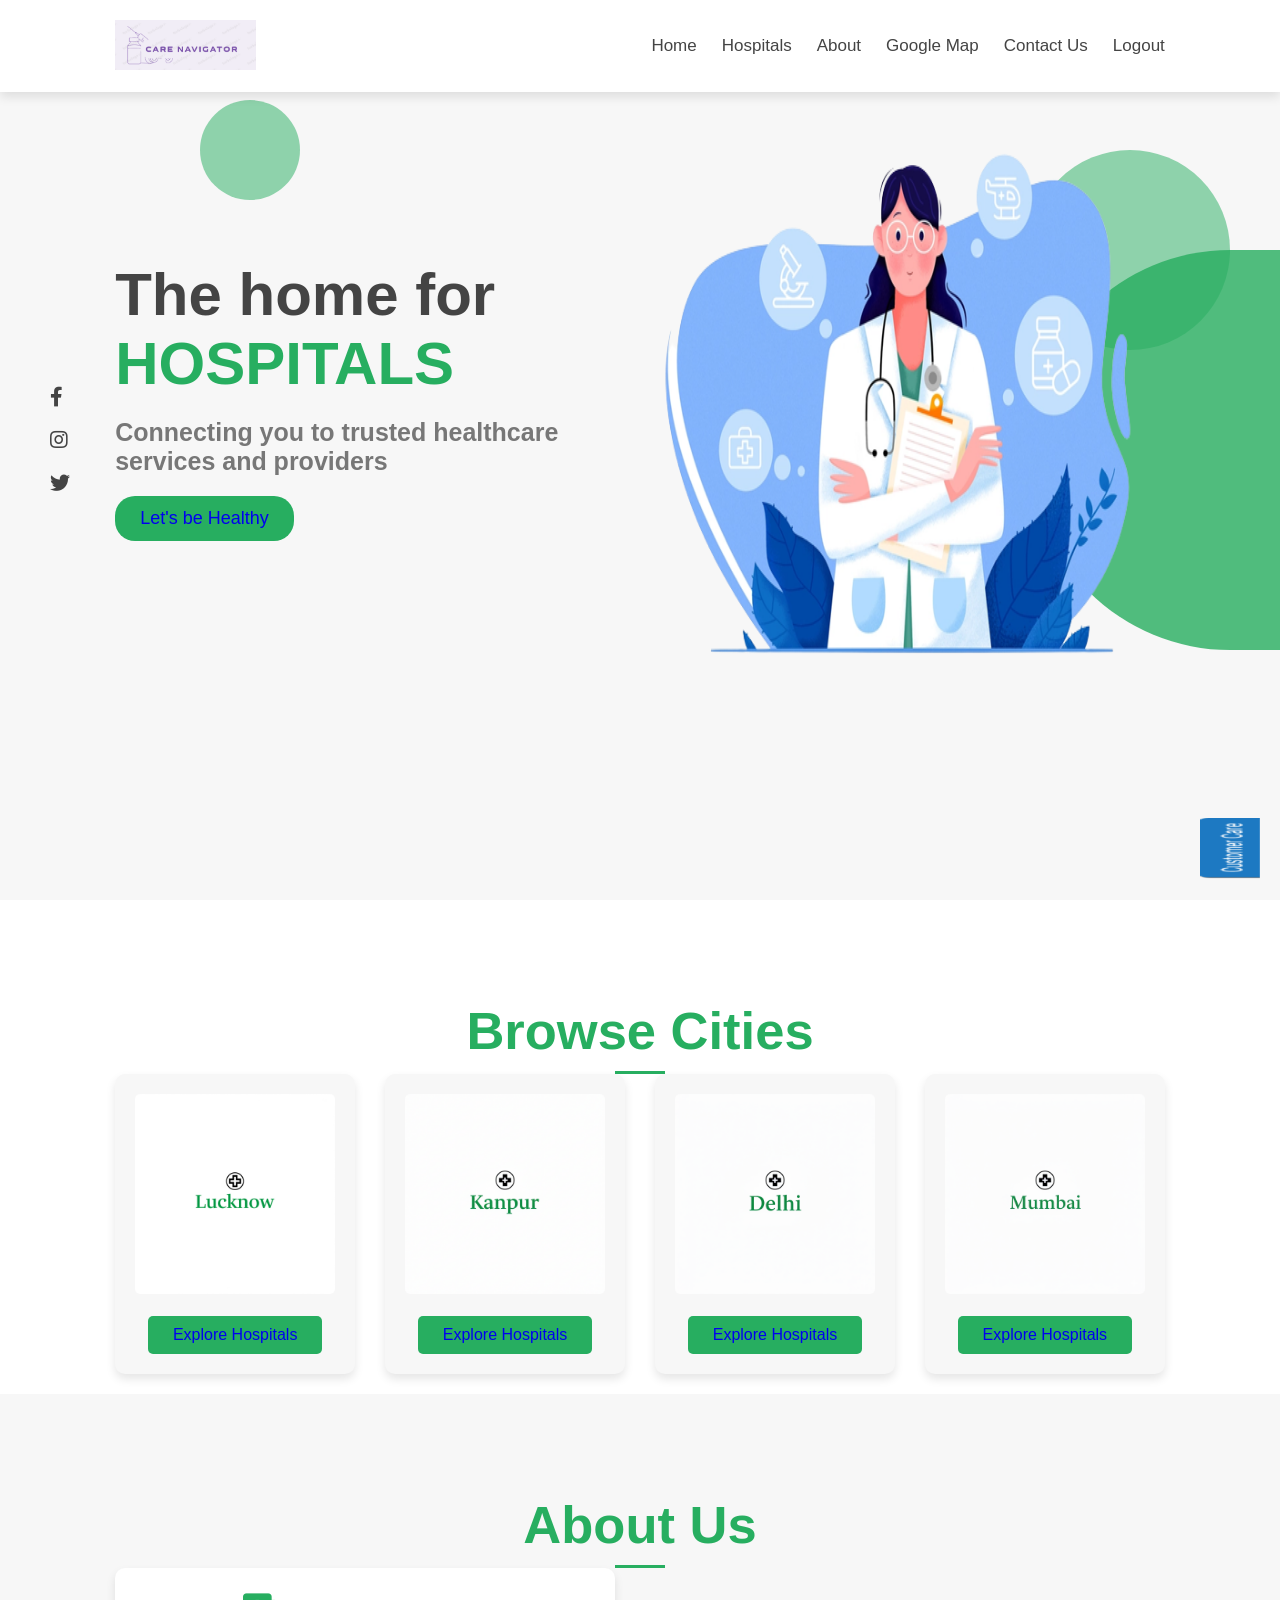
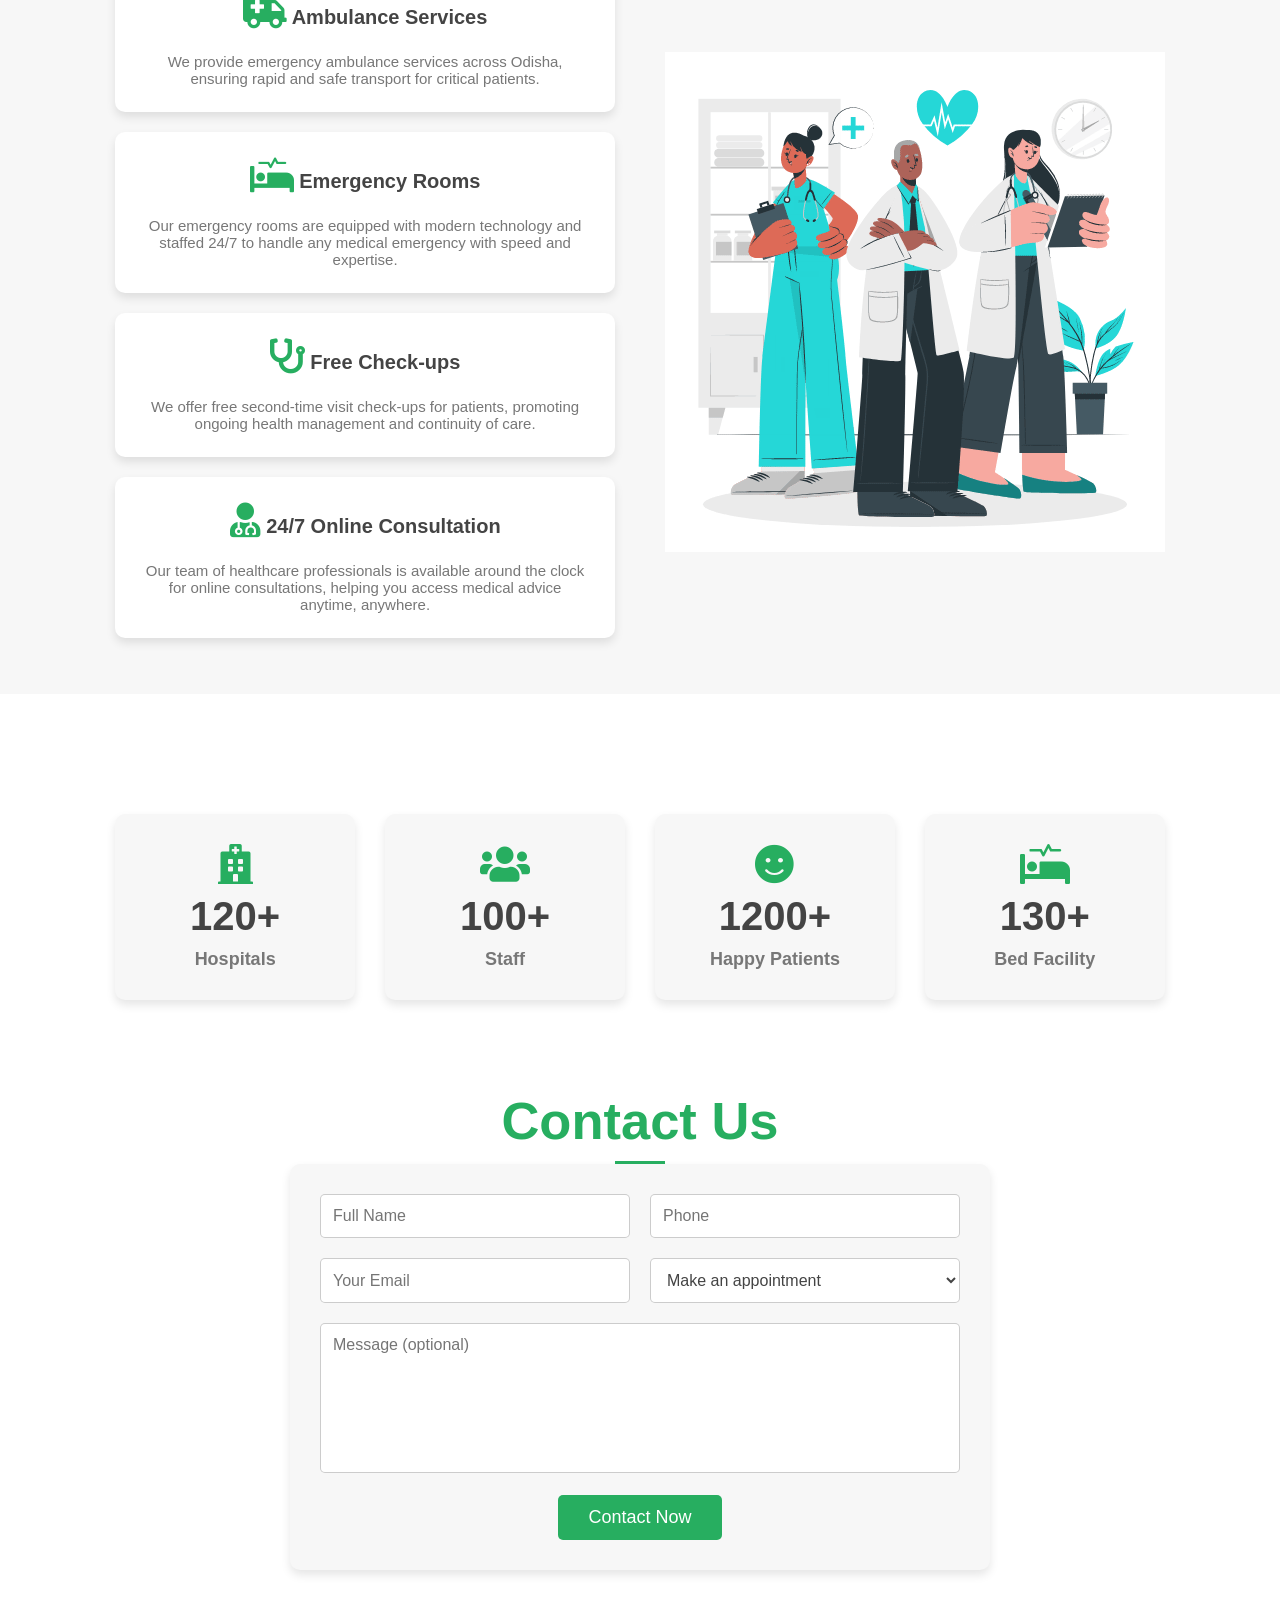
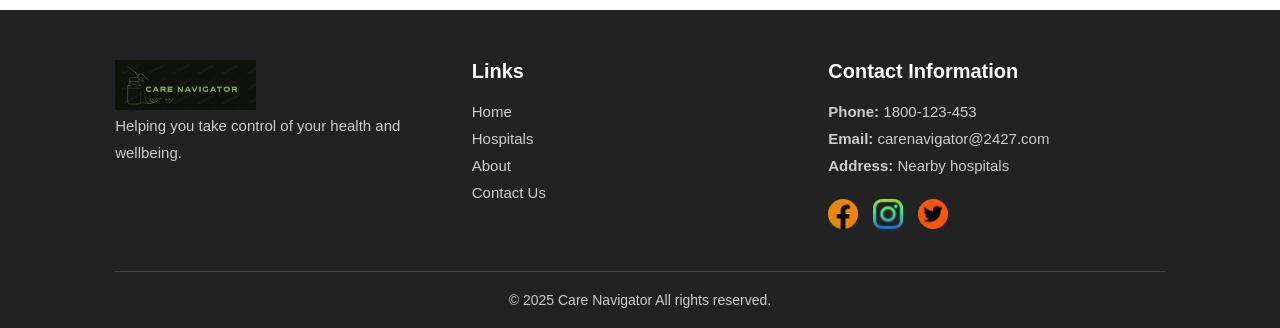
<file: frontend/index.html>
<!DOCTYPE html>
<html lang="en">

<head>
    <title>Care Navigator</title>
    <meta charset="UTF-8">
    <meta name="viewport" content="width=device-width, initial-scale=1.0">
    <link rel="stylesheet" href="index.css">
    <link rel="stylesheet" href="https://cdnjs.cloudflare.com/ajax/libs/font-awesome/5.15.1/css/all.min.css">
</head>

<body>
    <header>
        <div class="navbar">
            <div class="logo">
                <a href="#home-section"><img src="/images/image.png" alt="logo"></a>
            </div>
            <div class="menus">
                <ul>
                    <li><a href="#home-section">Home</a></li>
                    <li><a href="#hospitals-section">Hospitals</a></li>
                    <li><a href="#about-section">About</a></li>
                    <li><a href="indexmap.html">Google Map</a></li>
                    <li><a href="#contact-section">Contact Us</a></li>
                    <li><a href="#" id="logoutBtn">Logout</a></li>
                </ul>
            </div>
        </div>
    </header>

    <main>
        <section class="page-1" id="home-section">
            <div class="social">
                <ul>
                    <li class="li-1 anim"><a href="https://www.facebook.com/"><i class="fab fa-facebook-f"></i></a></li>
                    <li class="li-2 anim"><a href="https://www.instagram.com/"><i class="fab fa-instagram"></i></a></li>
                    <li class="li-3 anim"><a href="https://www.twitter.com/"><i class="fab fa-twitter"></i></a></li>
                </ul>
            </div>
            <div class="background-shapes">
                <div class="rectangle"></div>
                <div class="circle"></div>
                <div class="circle-2"></div>
            </div>
            <div class="content-wrapper">
                <div class="leftside">
                    <div class="content">
                        <h2 class="anim">The home for <span class="anim highlight">HOSPITALS</span></h2>
                        <h3 class="anim">Connecting you to trusted healthcare services and providers</h3>
                        <button class="button anim"><a href="#hospitals-section">Let's be Healthy</a></button>
                    </div>
                </div>
                <div class="rightside">
                    <img src="/images/service-removebg-preview.png" alt="Doctor" class="anim">
                </div>
            </div>
        </section>

        <section id="hospitals-section">
            <div class="section-heading">
                <h1>Browse Cities</h1>
            </div>
            <div class="cities-container">
                <div class="city-card">
                    <div class="city-img">
                        <img src="/images/lucknow.jpg" alt="Lucknow">
                    </div>
                    <div class="city-content">
                        <div class="btn-1">
                            <button><a href="./lucknow.html">Explore Hospitals</a></button>
                        </div>
                    </div>
                </div>
                <div class="city-card">
                    <div class="city-img">
                        <img src="/images/kanpur.jpg" alt="Kanpur">
                    </div>
                    <div class="city-content">
                        <div class="btn-1">
                            <button><a href="kanpur.html">Explore Hospitals</a></button>
                        </div>
                    </div>
                </div>
                <div class="city-card">
                    <div class="city-img">
                        <img src="/images/delhi.jpg" alt="New Delhi">
                    </div>
                    <div class="city-content">
                        <div class="btn-1">
                            <button><a href="delhi.html">Explore Hospitals</a></button>
                        </div>
                    </div>
                </div>
                <div class="city-card">
                    <div class="city-img">
                        <img src="/images/mumbai.jpg" alt="Mumbai">
                    </div>
                    <div class="city-content">
                        <div class="btn-1">
                            <button><a href="kanpur.html">Explore Hospitals</a></button>
                        </div>
                    </div>
                </div>
            </div>
            <div class="sidebar">
                <a href="#contact-section"><img src="/images/customercare.png" alt="Customer Care"></a>
            </div>
        </section>

        <section class="city-page" id="lucknow-page">
            <div class="city-page-content">
                <button class="back-btn">Go Back</button>
                <div class="city-header">
                    <h2>Hospitals in Lucknow</h2>
                    <p>Discover leading hospitals and healthcare facilities in Lucknow, the city of Nawabs.</p>
                </div>
                <div class="hospital-list">
                    <div class="hospital-card-detail">
                        <h3>King George's Medical University</h3>
                        <p>A renowned medical university providing excellent patient care and extensive medical education programs. It is one of the oldest and most respected medical institutions in India.</p>
                    </div>
                    <div class="hospital-card-detail">
                        <h3>Sanjay Gandhi Post Graduate Institute of Medical Sciences (SGPGI)</h3>
                        <p>A state-of-the-art super-specialty medical institute known for advanced research, specialized treatment, and world-class medical facilities.</p>
                    </div>
                </div>
            </div>
        </section>

        <section class="city-page" id="kanpur-page">
            <div class="city-page-content">
                <button class="back-btn">Go Back</button>
                <div class="city-header">
                    <h2>Hospitals in Kanpur</h2>
                    <p>Find top-notch healthcare services and hospitals in Kanpur.</p>
                </div>
                <div class="hospital-list">
                    <div class="hospital-card-detail">
                        <h3>GSVM Medical College</h3>
                        <p>A well-known public medical college that serves as a major healthcare provider for the city and surrounding regions, offering a wide range of medical services.</p>
                    </div>
                    <div class="hospital-card-detail">
                        <h3>Lala Lajpat Rai Hospital (Hallet Hospital)</h3>
                        <p>A key government hospital providing essential medical services and emergency care to the residents of Kanpur, with a focus on serving the community's healthcare needs.</p>
                    </div>
                </div>
            </div>
        </section>

        <section class="city-page" id="delhi-page">
            <div class="city-page-content">
                <button class="back-btn">Go Back</button>
                <div class="city-header">
                    <h2>Hospitals in New Delhi</h2>
                    <p>Explore the major medical hubs of India's capital city, New Delhi.</p>
                </div>
                <div class="hospital-list">
                    <div class="hospital-card-detail">
                        <h3>All India Institute of Medical Sciences (AIIMS)</h3>
                        <p>A globally recognized public medical research institute and hospital, AIIMS is at the forefront of medical technology and education in India.</p>
                    </div>
                    <div class="hospital-card-detail">
                        <h3>Safdarjung Hospital</h3>
                        <p>One of the largest government hospitals in India, offering a wide variety of medical and surgical services and attracting patients from all over the country.</p>
                    </div>
                </div>
            </div>
        </section>

        <section class="city-page" id="mumbai-page">
            <div class="city-page-content">
                <button class="back-btn">Go Back</button>
                <div class="city-header">
                    <h2>Hospitals in Mumbai</h2>
                    <p>Discover the finest hospitals and advanced medical facilities in the financial capital of India.</p>
                </div>
                <div class="hospital-list">
                    <div class="hospital-card-detail">
                        <h3>Breach Candy Hospital</h3>
                        <p>A leading private hospital known for its state-of-the-art facilities, specialized treatments, and high standards of patient care in a modern, comforting environment.</p>
                    </div>
                    <div class="hospital-card-detail">
                        <h3>Kokilaben Dhirubhai Ambani Hospital</h3>
                        <p>A multi-specialty hospital that focuses on modern medical technology, advanced surgical procedures, and compassionate care, making it a top choice for patients.</p>
                    </div>
                </div>
            </div>
        </section>

        <section id="about-section">
            <div class="section-heading">
                <h1>About Us</h1>
            </div>
            <div class="about-container">
                <div class="about-content">
                    <div class="box">
                        <h3><i class="fas fa-ambulance"></i> Ambulance Services</h3>
                        <p>We provide emergency ambulance services across Odisha, ensuring rapid and safe transport for critical patients.</p>
                    </div>
                    <div class="box">
                        <h3><i class="fas fa-procedures"></i> Emergency Rooms</h3>
                        <p>Our emergency rooms are equipped with modern technology and staffed 24/7 to handle any medical emergency with speed and expertise.</p>
                    </div>
                    <div class="box">
                        <h3><i class="fas fa-stethoscope"></i> Free Check-ups</h3>
                        <p>We offer free second-time visit check-ups for patients, promoting ongoing health management and continuity of care.</p>
                    </div>

                     <div class="box">
                        <h3><i class="fas fa-user-md"></i> 24/7 Online Consultation</h3>
                        <p>Our team of healthcare professionals is available around the clock for online consultations, helping you access medical advice anytime, anywhere.</p>
                    </div>
                    
                </div>
                <div class="about-image">
                    <img src="/images/Doctors.gif" alt="Doctors">
                </div>
            </div>
        </section>

        <section id="contact-section">
            <div class="counter-container">
                <div class="box-container">
                    <div class="box">
                        <i class="fas fa-hospital"></i>
                        <span>120+</span>
                        <h3>Hospitals</h3>
                    </div>
                    <div class="box">
                        <i class="fas fa-users"></i>
                        <span>100+</span>
                        <h3>Staff</h3>
                    </div>
                    <div class="box">
                        <i class="fas fa-smile"></i>
                        <span>1200+</span>
                        <h3>Happy Patients</h3>
                    </div>
                    <div class="box">
                        <i class="fas fa-procedures"></i>
                        <span>130+</span>
                        <h3>Bed Facility</h3>
                    </div>
                </div>
            </div>

            <div class="contacts-form">
                <div class="section-heading">
                    <h1>Contact Us</h1>
                </div>
                <form action="#">
                    <div class="inputBox">
                        <input type="text" placeholder="Full Name" required>
                        <input type="number" placeholder="Phone" required>
                    </div>
                    <div class="inputBox">
                        <input type="email" placeholder="Your Email" required>
                        <select>
                            <option value="" disabled selected>Make an appointment</option>
                            <option value="09-11 am">09-11 am</option>
                            <option value="11-03 pm">11-03 pm</option>
                            <option value="03-06 pm">03-06 pm</option>
                            <option value="06-09 pm">06-09 pm</option>
                        </select>
                    </div>
                    <textarea placeholder="Message (optional)"></textarea>
                    <div class="btn-1">
                        <button type="submit">Contact Now</button>
                    </div>
                </form>
            </div>
        </section>
    </main>

    <section id="footer-section">
        <footer>
            <div class="row">
                <div class="col">
                    <img src="/images/image.png" alt="Footer Logo" class="footer-logo">
                    <p>Helping you take control of your health and wellbeing.</p>
                </div>
                <div class="col">
                    <h3>Links</h3>
                    <ul>
                        <li><a href="#home-section">Home</a></li>
                        <li><a href="#hospitals-section">Hospitals</a></li>
                        <li><a href="#about-section">About</a></li>
                        <li><a href="#contact-section">Contact Us</a></li>
                    </ul>
                </div>
                <div class="col">
                    <h3>Contact Information</h3>
                    <ul>
                        <li><strong>Phone:</strong> 1800-123-453</li>
                        <li><strong>Email:</strong> carenavigator@2427.com</li>
                        <li><strong>Address:</strong> Nearby hospitals</li>
                    </ul>
                    <div class="social-icon">
                        <a href="https://www.facebook.com/"><img src="/images/facebook.png" alt="Facebook"></a>
                        <a href="https://www.instagram.com/"><img src="/images/instagram.png" alt="Instagram"></a>
                        <a href="https://www.twitter.com/"><img src="/images/twitter.png" alt="Twitter"></a>
                    </div>
                </div>
            </div>
            <div class="footer-bottom">
                <p>&copy; 2025 Care Navigator All rights reserved.</p>
            </div>
        </footer>
    </section>

    <script>
        document.addEventListener('DOMContentLoaded', () => {
            const cityPages = document.querySelectorAll('.city-page');
            const mainSections = document.querySelectorAll('main > section:not(.city-page)');
            const backButtons = document.querySelectorAll('.back-btn');
            const learnMoreButtons = document.querySelectorAll('.learn-more-btn');

            function showAllMainSections() {
                mainSections.forEach(section => {
                    section.style.display = 'block';
                });
                cityPages.forEach(page => {
                    page.style.display = 'none';
                });
            }

            function showCityPage(pageId) {
                mainSections.forEach(section => {
                    section.style.display = 'none';
                });
                const targetPage = document.getElementById(pageId);
                if (targetPage) {
                    targetPage.style.display = 'block';
                    window.scrollTo(0, 0);
                }
            }

            learnMoreButtons.forEach(button => {
                button.addEventListener('click', (event) => {
                    const pageId = event.target.getAttribute('data-city');
                    showCityPage(pageId);
                });
            });

            backButtons.forEach(button => {
                button.addEventListener('click', () => {
                    showAllMainSections();
                    const hospitalsSection = document.getElementById('hospitals-section');
                    if (hospitalsSection) {
                        hospitalsSection.scrollIntoView({ behavior: 'smooth' });
                    }
                });
            });

            showAllMainSections();
        });
    </script>
</body>

</html>
</file>
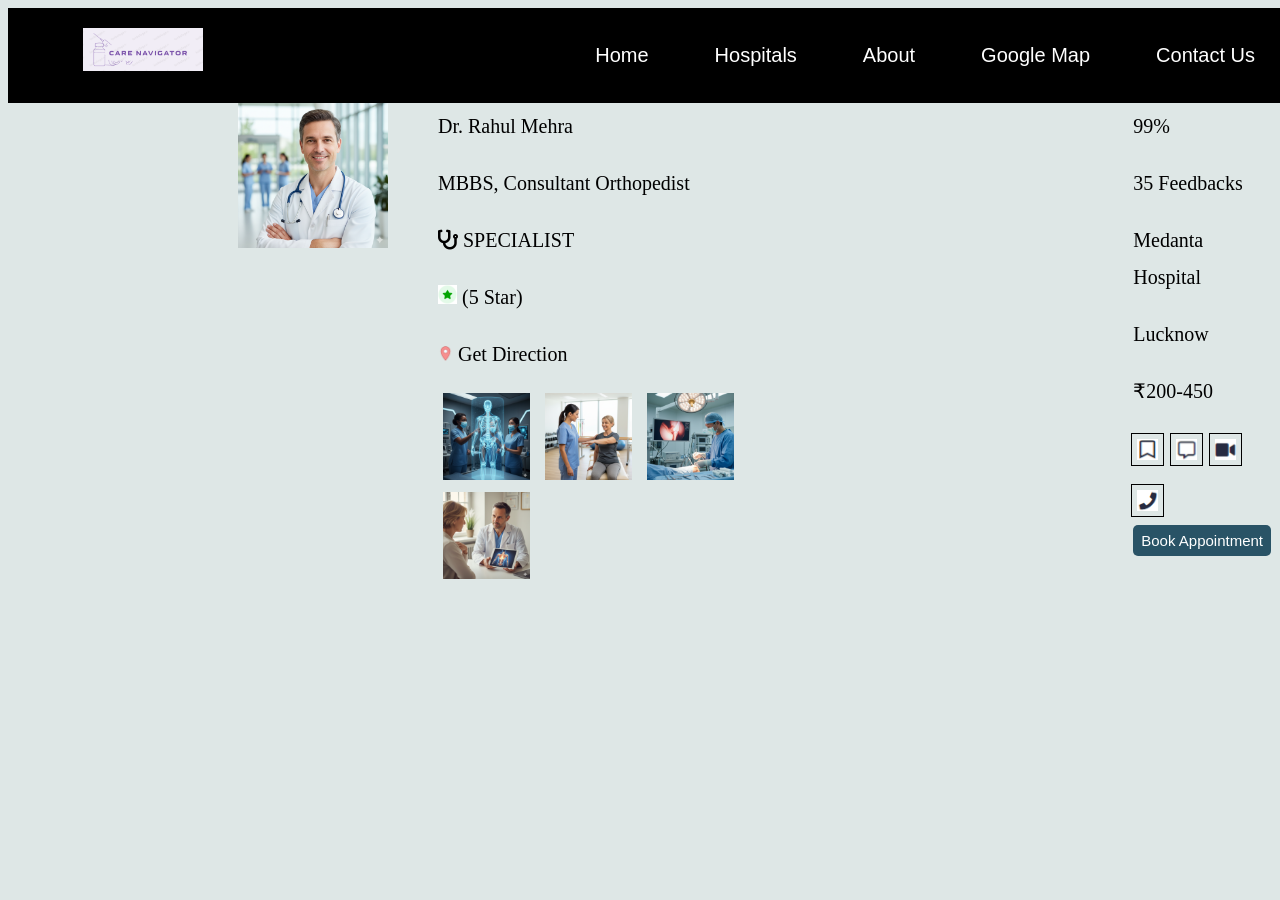
<file: frontend/Appointment.html>
<html>
    <head>
        <title>Appointment</title>

        <link rel="stylesheet" href="./style.css">
        <link rel="stylesheet" href="Appointment.css">
         <link rel="stylesheet" href="https://cdnjs.cloudflare.com/ajax/libs/font-awesome/5.15.1/css/all.min.css">
    </head>

    <body>
    <header>
        <div class="navbar">
            <div class="logo">
                <a href="index.html"><img src="../images/image.png" alt="logo"></a>
            </div>
            <div class="menus">
                <ul>
                    <li><a href="./index.html">Home</a></li>
                    <li><a href="/frontend/index.html#hospitals-section">Hospitals</a></li>
                    <li><a href="/frontend/index.html#about-section">About</a></li>
                    <li><a href="/frontend/index.html#map-section">Google Map</a></li>
                    <li><a href="/frontend/index.html#contact-section">Contact Us</a></li>
                </ul>
            </div>
        </div>
    </header>

        <section class="Appoin">
            <div class="img">
                <img src="/images/dr3.png" alt="">
            </div>

            <div class="doc-details">
                <p>Dr. Rahul Mehra</p>
                <p>MBBS, Consultant Orthopedist</p>
                <p><i class="fas fa-stethoscope"></i> SPECIALIST</p>
                
                <p class="star"><img src="/images/star.png" alt=""> (5 Star)</p> 
                <p class="location"><img src="/images/location.png" alt=""> Get Direction</p>
                <div class="images">
                    <img src="/images/feature1.png" alt="">
                    <img src="/images/feature2.png" alt="">
                    <img src="/images/feature3.png" alt="">
                    <img src="/images/feature4.png" alt="">
                </div>
            </div>

            <div class="success">
                <p>99%</p>
                <p>35 Feedbacks</p>
                <p>Medanta Hospital</p>
                <p>Lucknow</p>
                <p>₹200-450</p>
                <div class="con">
                    <img src="/images/bookmark.png" alt="">
                    <img src="/images/msg.png" alt="">
                    <img src="/images/videocall.png" alt="">
                    <img src="/images/call.png" alt="">
                    <div>
                        <a href="Book Visit.html"><button class="btn-2">Book Appointment</button></a>
                    </div>
                </div>
            </div>
        </section>

        <div class="row">
            <iframe src="https://www.google.com/maps/embed?pb=!1m18!1m12!1m3!1d3561.9716604693836!2d80.98292357521942!3d26.777173276728234!2m3!1f0!2f0!3f0!3m2!1i1024!2i768!4f13.1!3m3!1m2!1s0x399bfb82324729c5%3A0xe9a763e42036ca6!2sMedanta%20Super%20Speciality%20Hospital%2C%20Lucknow!5e0!3m2!1sen!2sin!4v1736228452997!5m2!1sen!2sin" width="1070" height="300" style="border:0;" allowfullscreen="" loading="lazy"></iframe>
        </div>

    </body>
</html>
</file>
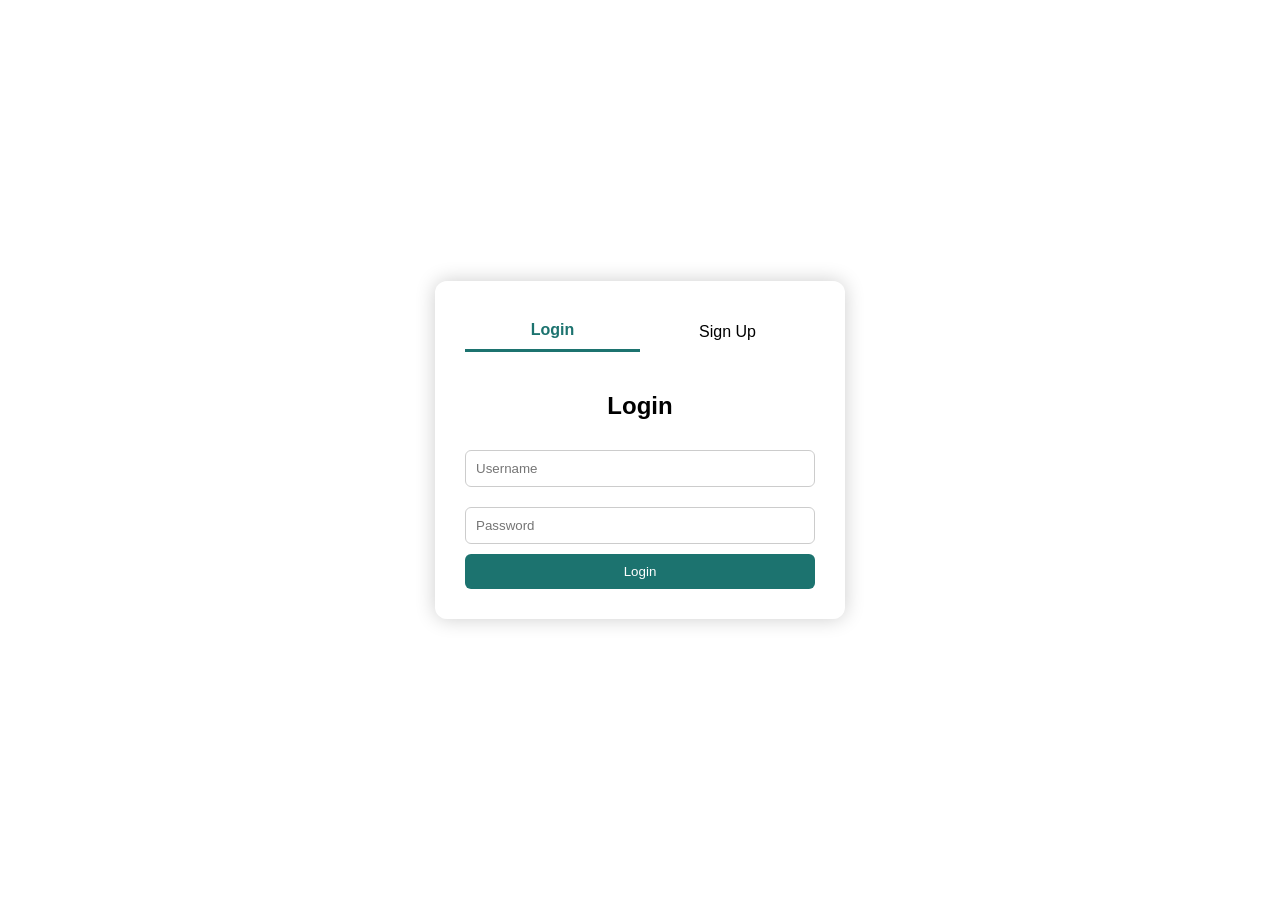
<file: frontend/auth.html>
<!DOCTYPE html>
<html lang="en">
<head>
  <meta charset="UTF-8">
  <meta name="viewport" content="width=device-width, initial-scale=1.0">
  <title>CareNavigator - Login / Signup</title>
  <link rel="stylesheet" href="auth.css">
</head>
<body>
  <div class="auth-container">
    <div class="tabs">
      <button id="loginTab" class="active">Login</button>
      <button id="signupTab">Sign Up</button>
    </div>

    <!-- Login Form -->
    <form id="loginForm" class="form active" method="POST" action="/login">
      <h2>Login</h2>
      <input type="text" name="username" id="loginUsername" placeholder="Username" required>
      <input type="password" name="password" id="loginPassword" placeholder="Password" required>
      <button type="submit" class="btn">Login</button>
    </form>

    <!-- Signup Form -->
    <form id="signupForm" class="form" method="POST" action="/signup">
      <h2>Sign Up</h2>
      <input type="text" name="username" id="signupUsername" placeholder="Username" required>
      <input type="email" name="email" id="signupEmail" placeholder="Email" required>
      <input type="password" name="password" id="signupPassword" placeholder="Password" required>
      <input type="password" id="confirmPassword" placeholder="Confirm Password" required>
      <button type="submit" class="btn">Sign Up</button>
    </form>
  </div>

  <script>
    // Switch between tabs (Login/Signup)
    const loginTab = document.getElementById("loginTab");
    const signupTab = document.getElementById("signupTab");
    const loginForm = document.getElementById("loginForm");
    const signupForm = document.getElementById("signupForm");

    loginTab.addEventListener("click", () => {
      loginForm.classList.add("active");
      signupForm.classList.remove("active");
      loginTab.classList.add("active");
      signupTab.classList.remove("active");
    });

    signupTab.addEventListener("click", () => {
      signupForm.classList.add("active");
      loginForm.classList.remove("active");
      signupTab.classList.add("active");
      loginTab.classList.remove("active");
    });
  </script>
</body>
</html>
</file>
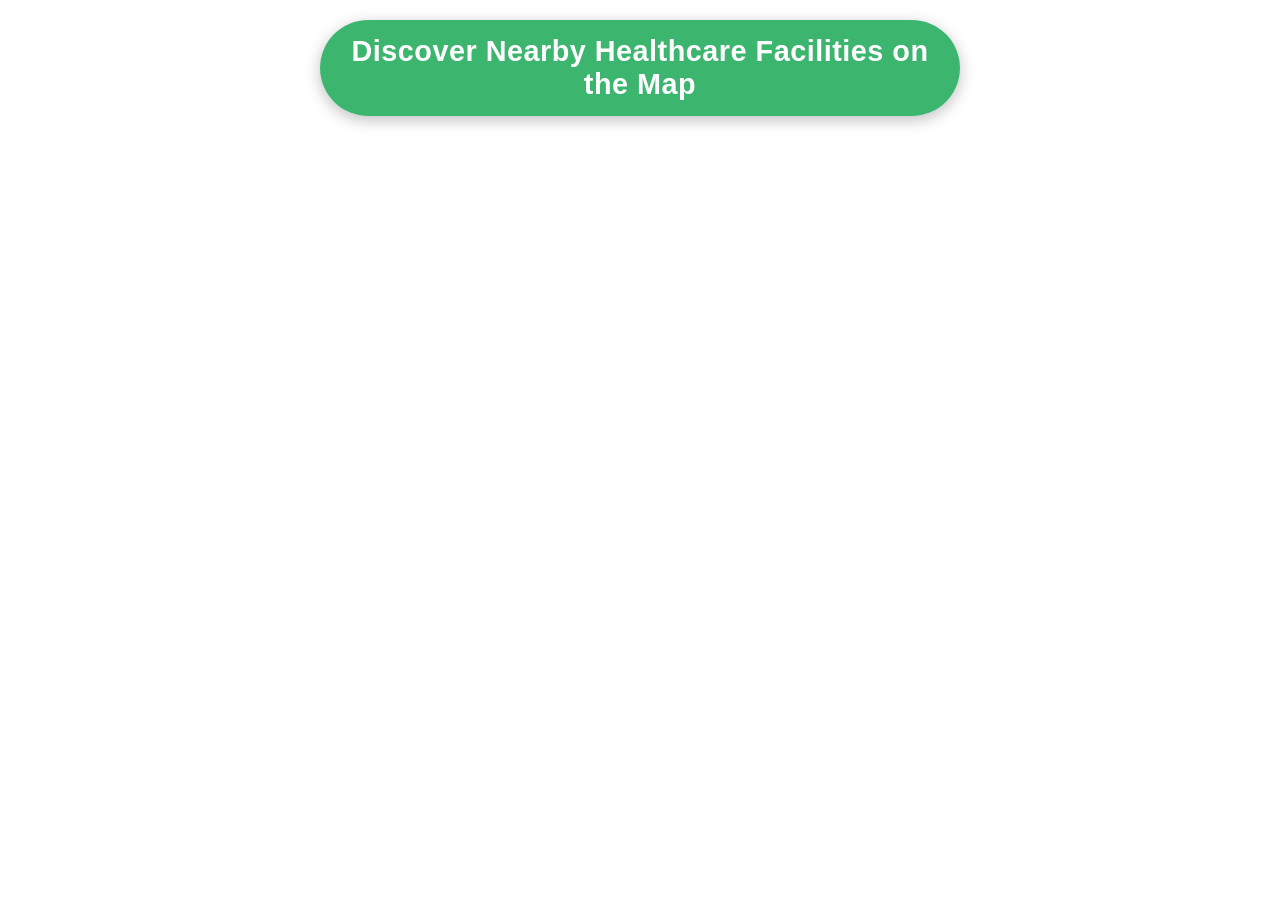
<file: frontend/indexmap.html>
<!DOCTYPE html>
<html lang="en">
<head>
    <meta charset="UTF-8">
    <meta name="viewport" content="width=device-width, initial-scale=1.0">
    <title>Google Map</title>
<style>
    /* Reset and base styles */
* {
    margin: 0;
    padding: 0;
    box-sizing: border-box;
    font-family: "Poppins", sans-serif;
}

/* Full-page layout */
body, html {
    width: 100%;
    height: 100%;
    overflow: hidden;
}

/* Map section takes full viewport */
#map-section {
    position: relative;
    width: 100%;
    height: 100vh; /* full viewport height */
}

/* Heading overlay */
.City-heading {
    position: absolute;
    top: 20px;
    left: 50%;
    transform: translateX(-50%);
    background: rgba(39, 174, 96, 0.9);
    color: #fff;
    padding: 15px 30px;
    border-radius: 50px;
    text-align: center;
    z-index: 10;
    box-shadow: 0 4px 15px rgba(0, 0, 0, 0.25);
    animation: fadeDown 1s ease-in-out;
}

.City-heading h1 {
    font-size: 1.8rem;
    font-weight: 600;
    letter-spacing: 0.5px;
}

/* Map iframe styling */
.map-container {
    width: 100%;
    height: 100%; /* Ensures the container fills the parent #map-section */
}

.map-container iframe {
    width: 100%;
    height: 100%; /* FIX: Ensures the iframe fills its parent container */
    border: none;
}

/* Simple entry animation */
@keyframes fadeDown {
    from {
        opacity: 0;
        transform: translate(-50%, -20px);
    }
    to {
        opacity: 1;
        transform: translate(-50%, 0);
    }
}

/* Responsive design */
@media (max-width: 768px) {
    .City-heading {
        padding: 10px 20px;
        top: 10px; /* Adjusted for smaller screens */
    }
    .City-heading h1 {
        font-size: 1.3rem;
    }
}

</style>
</head>
<body>
    <section id="map-section">
        <div class="City-heading">
            <h1>Discover Nearby Healthcare Facilities on the Map </h1>
        </div>
        <div class="map-container">
         <iframe 
    src="https://www.google.com/maps/embed?pb=!1m18!1m12!1m3!1d448181.01203821686!2d76.81307318764546!3d28.647279935639277!2m3!1f0!2f0!3f0!3m2!1i1024!2i768!4f13.1!3m3!1m2!1s0x390d022defc6fba7%3A0xe6f42d6c32a1a1c5!2sAll%20India%20Institute%20of%20Medical%20Sciences!5e0!3m2!1sen!2sin!4v1704474738597!5m2!1sen!2sin"
    allowfullscreen
    loading="lazy"
    referrerpolicy="no-referrer-when-downgrade">
  </iframe>
        </div>
    </section>

</body>
</html>
</file>
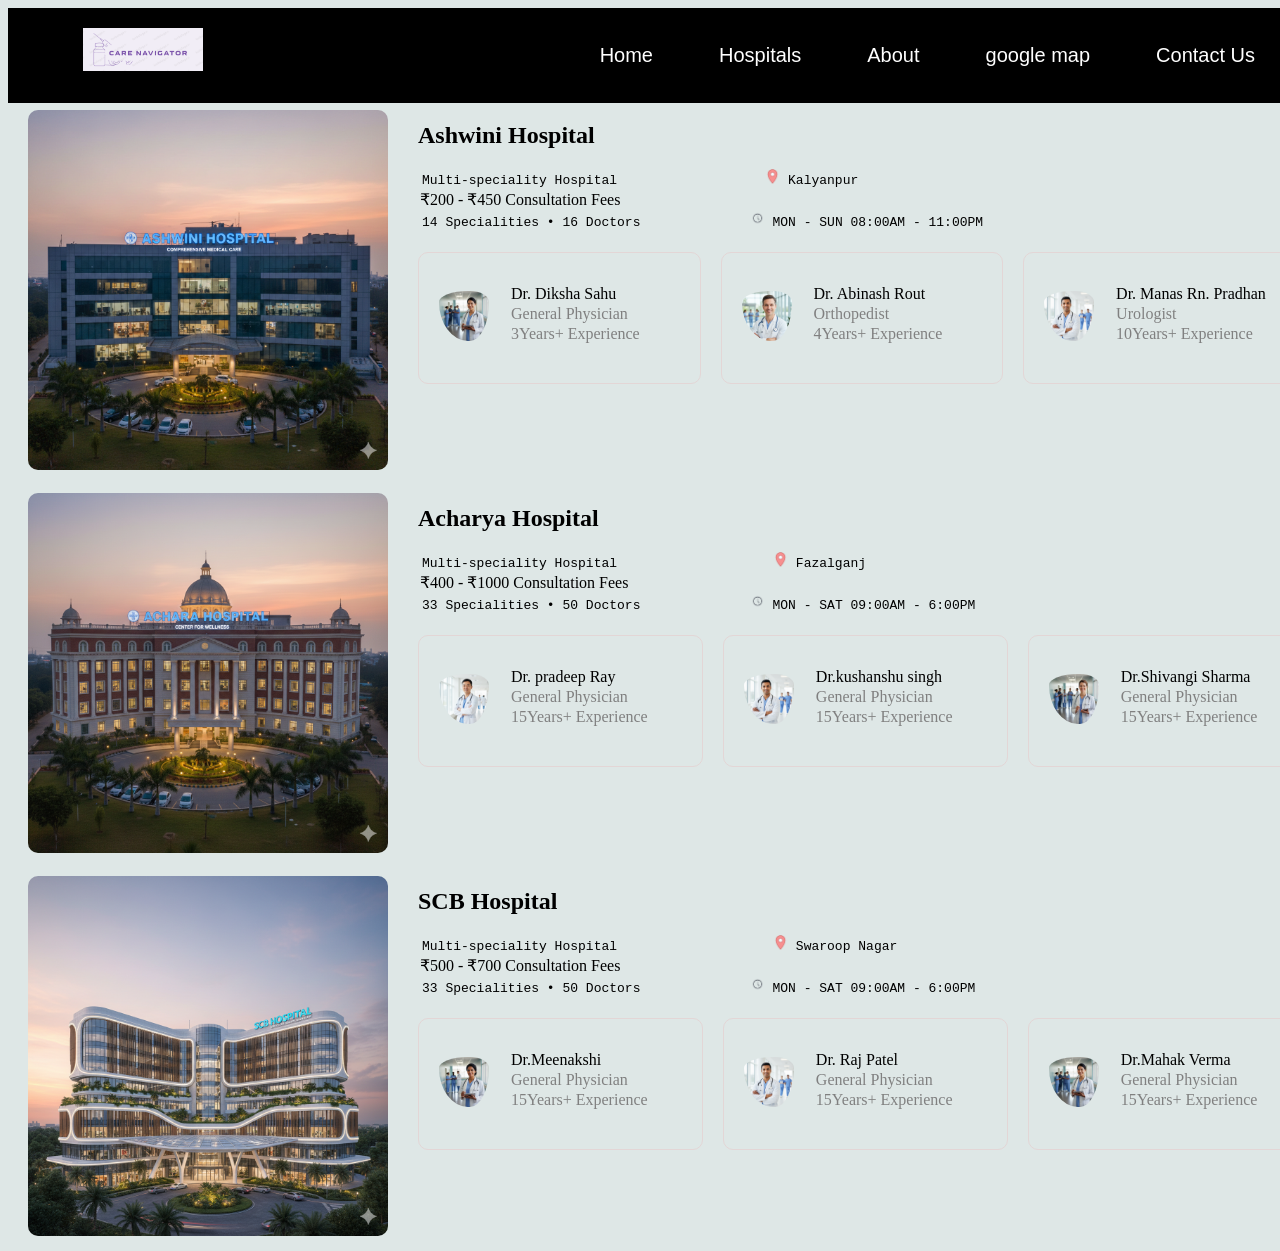
<file: frontend/kanpur.html>
<html>
    <head>
        <title>Hospitals</title>
        <link rel="stylesheet" href="./lucknow.css">
        <link rel="stylesheet" href="./style.css">
    </head>

    <body>
        <header>
            <div class="navbar">
                <div class="logo">
                    <a href="index.html"> <img src="../images/image.png" alt="logo"> </a> 
                </div>
        
                <div class="menus">
                    <ul>
                        <li> <a href="./index.html"> Home </a> </li>
                        <li> <a href="/frontend/index.html#hospitals-section"> Hospitals </a> </li>
                        <li> <a href="/frontend/index.html#about-section" > About</a> </li>
                        <li> <a href="/frontend/index.html"> google map </a> </li>
                        <!-- <li> <a href="/frontend/index.html"> Reviews </a> </li> -->
                        <li> <a href="/frontend/index.html#contact-section"> Contact Us </a> </li>
                    </ul>
                </div>
            </div>
        </header>


        <center><h1>Top Hospitals </h1></center> <br> <hr>

        <section class="hospital-1">
            <div class="img">
                <img src="/images/ashwani.png" alt="">
            </div>

            <div class="content">
                <h1>Ashwini Hospital</h1>
                <pre><p class="hospital-location">Multi-speciality Hospital                   <img src="/images/location.png" alt=""> Kalyanpur</p></pre>
                <p><b>₹200 - ₹450</b> Consultation Fees</p>
                <pre><b><p>14 Specialities • 16 Doctors </b>             <img src="/images/clock.png" alt="" class="clock"> MON - SUN 08:00AM - 11:00PM</p></pre>


                <div class="top-doctors">

                <div class="dr-1">
                    <div class="dr-1-img">
                        <img src="/images/dr4.png" alt="">
                    </div>
                    <div class="dr-1-content">
                        <p class="dr-name">Dr. Diksha Sahu</p>
                        <p>General Physician</p>
                        <p>3Years+ Experience</p>
                    </div>
                </div>

                <div class="dr-1">
                    <div class="dr-1-img">
                        <img src="/images/dr3.png" alt="">
                    </div>
                    <div class="dr-1-content">
                        <p class="dr-name">Dr. Abinash Rout</p>
                        <p>Orthopedist</p>
                        <p>4Years+ Experience</p>
                    </div>
                </div>

                <div class="dr-1">
                    <div class="dr-1-img">
                        <img src="/images/dr1.png" alt="">
                    </div>
                    <div class="dr-1-content">
                        <p class="dr-name">Dr. Manas Rn. Pradhan</p>
                        <p>Urologist</p>
                        <p>10Years+ Experience</p>
                    </div>
                </div>
                <div class="ratings">
                    <div class="ratings-img">
                        <img src="/images/star.png" alt="">
                    </div>
                    <div class="ratings-content">
                        <p>4.5(87rated)</p>
                        <button>Book hospital visit</button>
                    </div>
                    
                </div>
                </div>
            </div>
        </section>


        <section class="hospital-1">
            <div class="img">
                <img src="/images/achara.png" alt="">
            </div>

            <div class="content">
                <h1>Acharya Hospital</h1>
                <pre><p class="hospital-location">Multi-speciality Hospital                    <img src="/images/location.png" alt=""> Fazalganj</p></pre>
                <p><b>₹400 - ₹1000</b> Consultation Fees</p>
                <pre><b><p>33 Specialities • 50 Doctors </b>             <img src="/images/clock.png" alt="" class="clock"> MON - SAT 09:00AM - 6:00PM</p></pre>


                <div class="top-doctors">

                <div class="dr-1">
                    <div class="dr-1-img">
                        <img src="/images/dr2.png" alt="">
                    </div>
                    <div class="dr-1-content">
                        <p class="dr-name">Dr. pradeep Ray</p>
                        <p>General Physician</p>
                        <p>15Years+ Experience</p>
                    </div>
                </div>

                <div class="dr-1">
                    <div class="dr-1-img">
                        <img src="/images/dr1.png" alt="">
                    </div>
                    <div class="dr-1-content">
                        <p class="dr-name">Dr.kushanshu singh</p>
                        <p>General Physician</p>
                        <p>15Years+ Experience</p>
                    </div>
                </div>

                <div class="dr-1">
                    <div class="dr-1-img">
                        <img src="/images/dr6.png" alt="">
                    </div>
                    <div class="dr-1-content">
                        <p class="dr-name">Dr.Shivangi Sharma</p>
                        <p>General Physician</p>
                        <p>15Years+ Experience</p>
                    </div>
                </div>
                <div class="ratings">
                    <div class="ratings-img">
                        <img src="/images/star.png" alt="">
                    </div>
                    <div class="ratings-content">
                        <p>4.0(154rated)</p>
                        <button>Book hospital visit</button>
                    </div>
                    
                </div>
                </div>
            </div>
        </section>

        <section class="hospital-1">
            <div class="img">
                <img src="/images/scb.png" alt="">
            </div>

            <div class="content">
                <h1>SCB Hospital</h1>
                <pre><p class="hospital-location">Multi-speciality Hospital                    <img src="/images/location.png" alt=""> Swaroop Nagar</p></pre>
                <p><b>₹500 - ₹700</b> Consultation Fees</p>
                <pre><b><p>33 Specialities • 50 Doctors </b>             <img src="/images/clock.png" alt="" class="clock"> MON - SAT 09:00AM - 6:00PM</p></pre>


                <div class="top-doctors">

                <div class="dr-1">
                    <div class="dr-1-img">
                        <img src="/images/dr5.png" alt="">
                    </div>
                    <div class="dr-1-content">
                        <p class="dr-name">Dr.Meenakshi</p>
                        <p>General Physician</p>
                        <p>15Years+ Experience</p>
                    </div>
                </div>

                <div class="dr-1">
                    <div class="dr-1-img">
                        <img src="/images/dr1.png" alt="">
                    </div>
                    <div class="dr-1-content">
                        <p class="dr-name">Dr. Raj Patel</p>
                        <p>General Physician</p>
                        <p>15Years+ Experience</p>
                    </div>
                </div>

                <div class="dr-1">
                    <div class="dr-1-img">
                        <img src="/images/dr4.png" alt="">
                    </div>
                    <div class="dr-1-content">
                        <p class="dr-name">Dr.Mahak Verma</p>
                        <p>General Physician</p>
                        <p>15Years+ Experience</p>
                    </div>
                </div>
                <div class="ratings">
                    <div class="ratings-img">
                        <img src="/images/star.png" alt="">
                    </div>
                    <div class="ratings-content">
                        <p>3.5(154rated)</p>
                        <button>Book hospital visit</button>
                    </div>
                    
                </div>
                </div>
            </div>
        </section>

        
    </body>
</html>
</file>
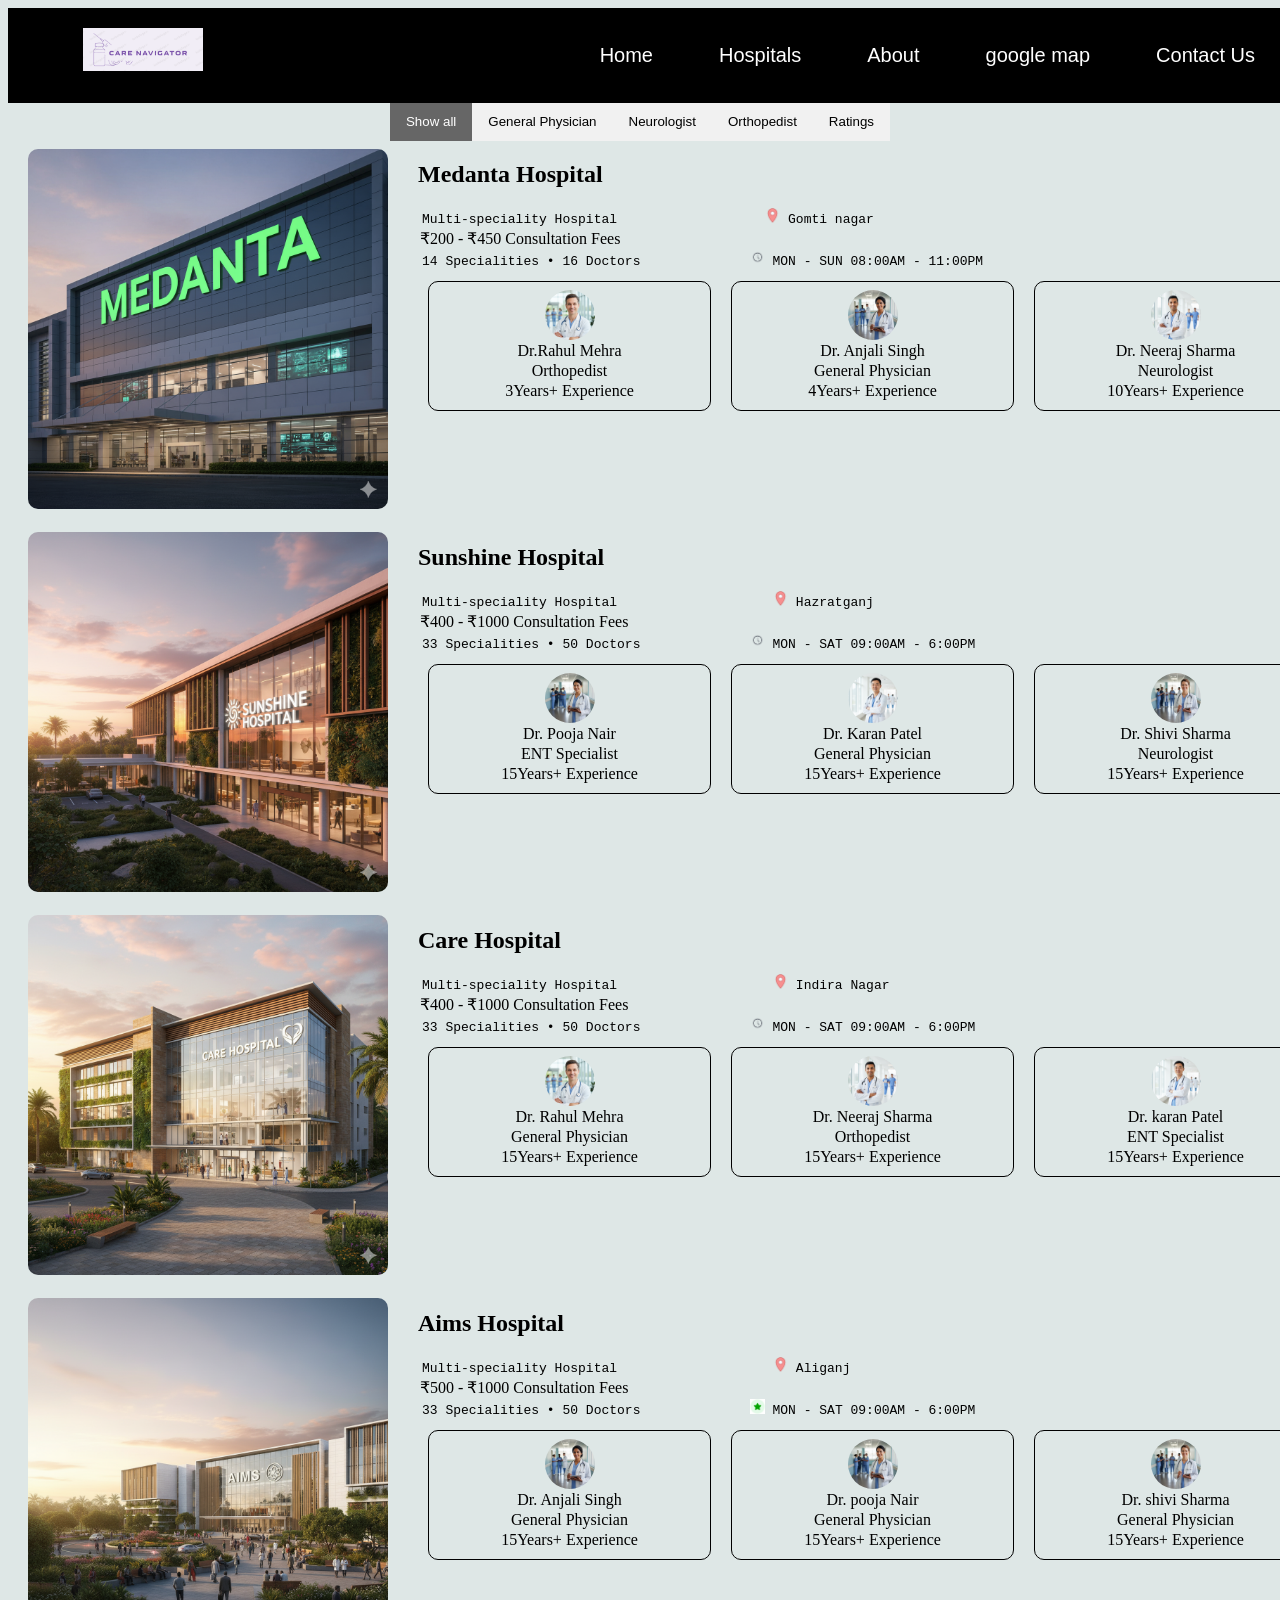
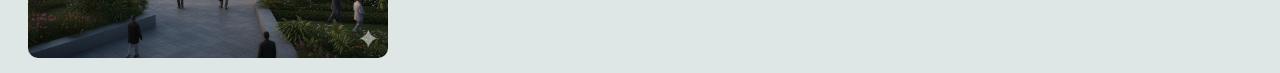
<file: frontend/lucknow.html>
<html>
    <head>
        <title>Hosptals </title>
        <link rel="stylesheet" href="./lucknow.css">
        <link rel="stylesheet" href="./style.css">
    </head>

    <body>
        <header>
            <div class="navbar">
                <div class="logo">
                    <a href="index.html"> <img src="../images/image.png" alt="logo"> </a> 
                </div>
        
                <div class="menus">
                    <ul>
                        <li> <a href="./index.html"> Home </a> </li>
                        <li> <a href="/frontend/index.html#hospitals-section"> Hospitals </a> </li>
                        <li> <a href="/frontend/index.html#about-section" > About</a> </li>
                        <li> <a href="/frontend/index.html"> google map </a> </li>
                        <!-- <li> <a href="/frontend/index.html"> Reviews </a> </li> -->
                        <li> <a href="/frontend/index.html#contact-section"> Contact Us </a> </li>
                    </ul>
                </div>
            </div>
        </header>



        <center><h1>Top Hospitals</h1></center> <br> <hr>


        <div id="myBtnContainer">
            <button class="btn active" onclick="filterSelection('all')"> Show all</button>
            <button class="btn" onclick="filterSelection('GP')"> General Physician</button>
            <button class="btn" onclick="filterSelection('neuro')"> Neurologist </button>
            <button class="btn" onclick="filterSelection('ortho')"> Orthopedist </button>
            <button class="btn" onclick="filterSelection('ratings')"> Ratings </button>
        </div>


        <!-- hospital-1 -->
        <section class="hospital-1">
            <div class="img">
                <img src="/images/medanta.png" alt="">
            </div>

            <div class="content">
                <h1 href="https://www.google.com/maps/embed?pb=!1m18!1m12!1m3!1d3561.9716604693836!2d80.98292357521942!3d26.777173276728234!2m3!1f0!2f0!3f0!3m2!1i1024!2i768!4f13.1!3m3!1m2!1s0x399bfb82324729c5%3A0xe9a763e42036ca6!2sMedanta%20Super%20Speciality%20Hospital%2C%20Lucknow!5e0!3m2!1sen!2sin!4v1736228452997!5m2!1sen!2sin">Medanta Hospital</h1>
                <pre><p class="hospital-location">Multi-speciality Hospital                   <img src="/images/location.png" alt=""> Gomti nagar</p></pre>
                <p><b>₹200 - ₹450</b> Consultation Fees</p>
                <pre><b><p>14 Specialities • 16 Doctors </b>             <img src="/images/clock.png" alt="" class="clock"> MON - SUN 08:00AM - 11:00PM</p></pre>


                <div class="top-doctors">
                    <div class="filterDiv ortho">
                        <div class="dr-1-img">
                            <img src="/images/dr3.png" alt="">
                        </div>
                        <div class="dr-1-content">
                            <p class="dr-name">Dr.Rahul Mehra</p>
                            <p>Orthopedist</p>
                            <p>3Years+ Experience</p>
                        </div>
                    </div>

                    
    
                    <div class="filterDiv neuro">
                        <div class="dr-1-img">
                            <img src="/images/dr5.png" alt="">
                        </div>
                        <div class="dr-1-content">
                            <p class="dr-name">Dr. Anjali Singh</p>
                            <p>General Physician</p>
                            <p>4Years+ Experience</p>
                        </div>
                    </div>
    
                    <div class="filterDiv GP">
                        <div class="dr-1-img">
                            <img src="/images/dr1.png" alt="">
                        </div>
                        <div class="dr-1-content">
                            <p class="dr-name">Dr. Neeraj Sharma </p>
                            <p>Neurologist</p>
                            <p>10Years+ Experience</p>
                        </div>
                    </div>

        
                    <div class="ratings">
                        <div class="ratings-img">
                            <img src="/images/star.png" alt="">
                        </div>
                        <div class="ratings-content">
                            <p>4.5(87rated)</p>
                            <a href="/frontend/medanta.html"><button>See More...</button></a>
                        </div>
                        
                    </div>
                    </div>
                </div>
        </section>



       
        <section class="hospital-1">
            <div class="img">
                <img src="/images/sunshine.png" alt="">
            </div>

            <div class="content">
                <h1>Sunshine Hospital</h1>
                <pre><p class="hospital-location">Multi-speciality Hospital                    <img src="/images/location.png" alt=""> Hazratganj</p></pre>
                <p><b>₹400 - ₹1000</b> Consultation Fees</p>
                <pre><b><p>33 Specialities • 50 Doctors </b>             <img src="/images/clock.png" alt="" class="clock"> MON - SAT 09:00AM - 6:00PM</p></pre>


                <div class="top-doctors">
                    <div class="filterDiv GP">
                        <div class="dr-1-img">
                            <img src="/images/dr4.png" alt="">
                        </div>
                        <div class="dr-1-content">
                            <p class="dr-name">Dr. Pooja Nair</p>
                            <p>ENT Specialist</p>
                            <p>15Years+ Experience</p>
                        </div>
                    </div>
    
                    <div class="filterDiv neuro">
                        <div class="dr-1-img">
                            <img src="/images/dr2.png" alt="">
                        </div>
                        <div class="dr-1-content">
                            <p class="dr-name">Dr. Karan Patel</p>
                            <p>General Physician</p>
                            <p>15Years+ Experience</p>
                        </div>
                    </div>
    
                    <div class="filterDiv GP">
                        <div class="dr-1-img">
                            <img src="/images/dr6.png" alt="">
                        </div>
                        <div class="dr-1-content">
                            <p class="dr-name">Dr. Shivi Sharma</p>
                            <p>Neurologist</p>
                            <p>15Years+ Experience</p>
                        </div>
                    </div>
                    <div class="ratings">
                        <div class="ratings-img">
                            <img src="/images/star.png" alt="">
                        </div>
                        <div class="ratings-content">
                            <p>4.0(154rated)</p>
                            <button>See More...</button>
                        </div>
                        
                    </div>
                </div>
            </div>
        </section>



      
         <section class="hospital-1">
            <div class="img">
                <img src="/images/care.png" alt="">
            </div>

            <div class="content">
                <h1>Care Hospital</h1>
                <pre><p class="hospital-location">Multi-speciality Hospital                    <img src="/images/location.png" alt=""> Indira Nagar</p></pre>
                <p><b>₹400 - ₹1000</b> Consultation Fees</p>
                <pre><b><p>33 Specialities • 50 Doctors </b>             <img src="/images/clock.png" alt="" class="clock"> MON - SAT 09:00AM - 6:00PM</p></pre>


                <div class="top-doctors">
                    <div class="filterDiv ortho">
                        <div class="dr-1-img">
                            <img src="/images/dr3.png" alt="">
                        </div>
                        <div class="dr-1-content">
                            <p class="dr-name">Dr. Rahul Mehra</p>
                            <p>General Physician</p>
                            <p>15Years+ Experience</p>
                        </div>
                    </div>
    
                    <div class="filterDiv neuro">
                        <div class="dr-1-img">
                            <img src="/images/dr1.png" alt="">
                        </div>
                        <div class="dr-1-content">
                            <p class="dr-name">Dr. Neeraj Sharma</p>
                            <p>Orthopedist</p>
                            <p>15Years+ Experience</p>
                        </div>
                    </div>
    
                    <div class="filterDiv ortho">
                        <div class="dr-1-img">
                            <img src="/images/dr2.png" alt="">
                        </div>
                        <div class="dr-1-content">
                            <p class="dr-name">Dr. karan Patel</p>
                            <p>ENT Specialist</p>
                            <p>15Years+ Experience</p>
                        </div>
                    </div>
                    <div class="ratings">
                        <div class="ratings-img">
                            <img src="/images/star.png" alt="">
                        </div>
                        <div class="ratings-content">
                            <p>4.0(154rated)</p>
                            <button>See More...</button>
                        </div>
                        
                    </div>
                </div>
            </div>
        </section>


         <section class="hospital-1">
            <div class="img">
                <img src="/images/aims.png" alt="">
            </div>

            <div class="content">
                <h1>Aims Hospital</h1>
                <pre><p class="hospital-location">Multi-speciality Hospital                    <img src="/images/location.png" alt=""> Aliganj</p></pre>
                <p><b>₹500 - ₹1000</b> Consultation Fees</p>
                <pre><b><p>33 Specialities • 50 Doctors </b>             <img src="/images/star.png" alt="" class="clock"> MON - SAT 09:00AM - 6:00PM</p></pre>


                <div class="top-doctors">
                    <div class="filterDiv GP">
                        <div class="dr-1-img">
                            <img src="/images/dr5.png" alt="">
                        </div>
                        <div class="dr-1-content">
                            <p class="dr-name">Dr. Anjali Singh</p>
                            <p>General Physician</p>
                            <p>15Years+ Experience</p>
                        </div>
                    </div>
    
                    <div class="filterDiv neuro">
                        <div class="dr-1-img">
                            <img src="/images/dr4.png" alt="">
                        </div>
                        <div class="dr-1-content">
                            <p class="dr-name">Dr. pooja Nair</p>
                            <p>General Physician</p>
                            <p>15Years+ Experience</p>
                        </div>
                    </div>
    
                    <div class="filterDiv ortho">
                        <div class="dr-1-img">
                            <img src="/images/dr6.png" alt="">
                        </div>
                        <div class="dr-1-content">
                            <p class="dr-name">Dr. shivi Sharma</p>
                            <p>General Physician</p>
                            <p>15Years+ Experience</p>
                        </div>
                    </div>
                    <div class="ratings">
                        <div class="ratings-img">
                            <img src="/images/star.png" alt="">
                        </div>
                        <div class="ratings-content">
                            <p>4.0(154rated)</p>
                            <button>See More...</button>
                        </div>
                        
                    </div>
                </div>
            </div>
        </section>

<script>
function filterSelection(category) {
  var elements = document.getElementsByClassName("filterDiv");
  if (category == "all") category = "";
  for (var i = 0; i < elements.length; i++) {
    removeClass(elements[i], "show");
    if (elements[i].className.indexOf(category) > -1) addClass(elements[i], "show");
  }
}

function addClass(element, name) {
  var arr1 = element.className.split(" ");
  var arr2 = name.split(" ");
  for (var i = 0; i < arr2.length; i++) {
    if (arr1.indexOf(arr2[i]) == -1) {
      element.className += " " + arr2[i];
    }
  }
}

function removeClass(element, name) {
  var arr1 = element.className.split(" ");
  var arr2 = name.split(" ");
  for (var i = 0; i < arr2.length; i++) {
    while (arr1.indexOf(arr2[i]) > -1) {
      arr1.splice(arr1.indexOf(arr2[i]), 1);
    }
  }
  element.className = arr1.join(" ");
}

// Add active class to the current button (highlight it)
var btnContainer = document.getElementById("myBtnContainer");
var btns = btnContainer.getElementsByClassName("btn");
for (var i = 0; i < btns.length; i++) {
  btns[i].addEventListener("click", function() {
    var current = document.getElementsByClassName("active");
    current[0].className = current[0].className.replace(" active", "");
    this.className += " active";
  });
}

// Default: show all
filterSelection("all");
</script>


      
    </body>
</html>
</file>
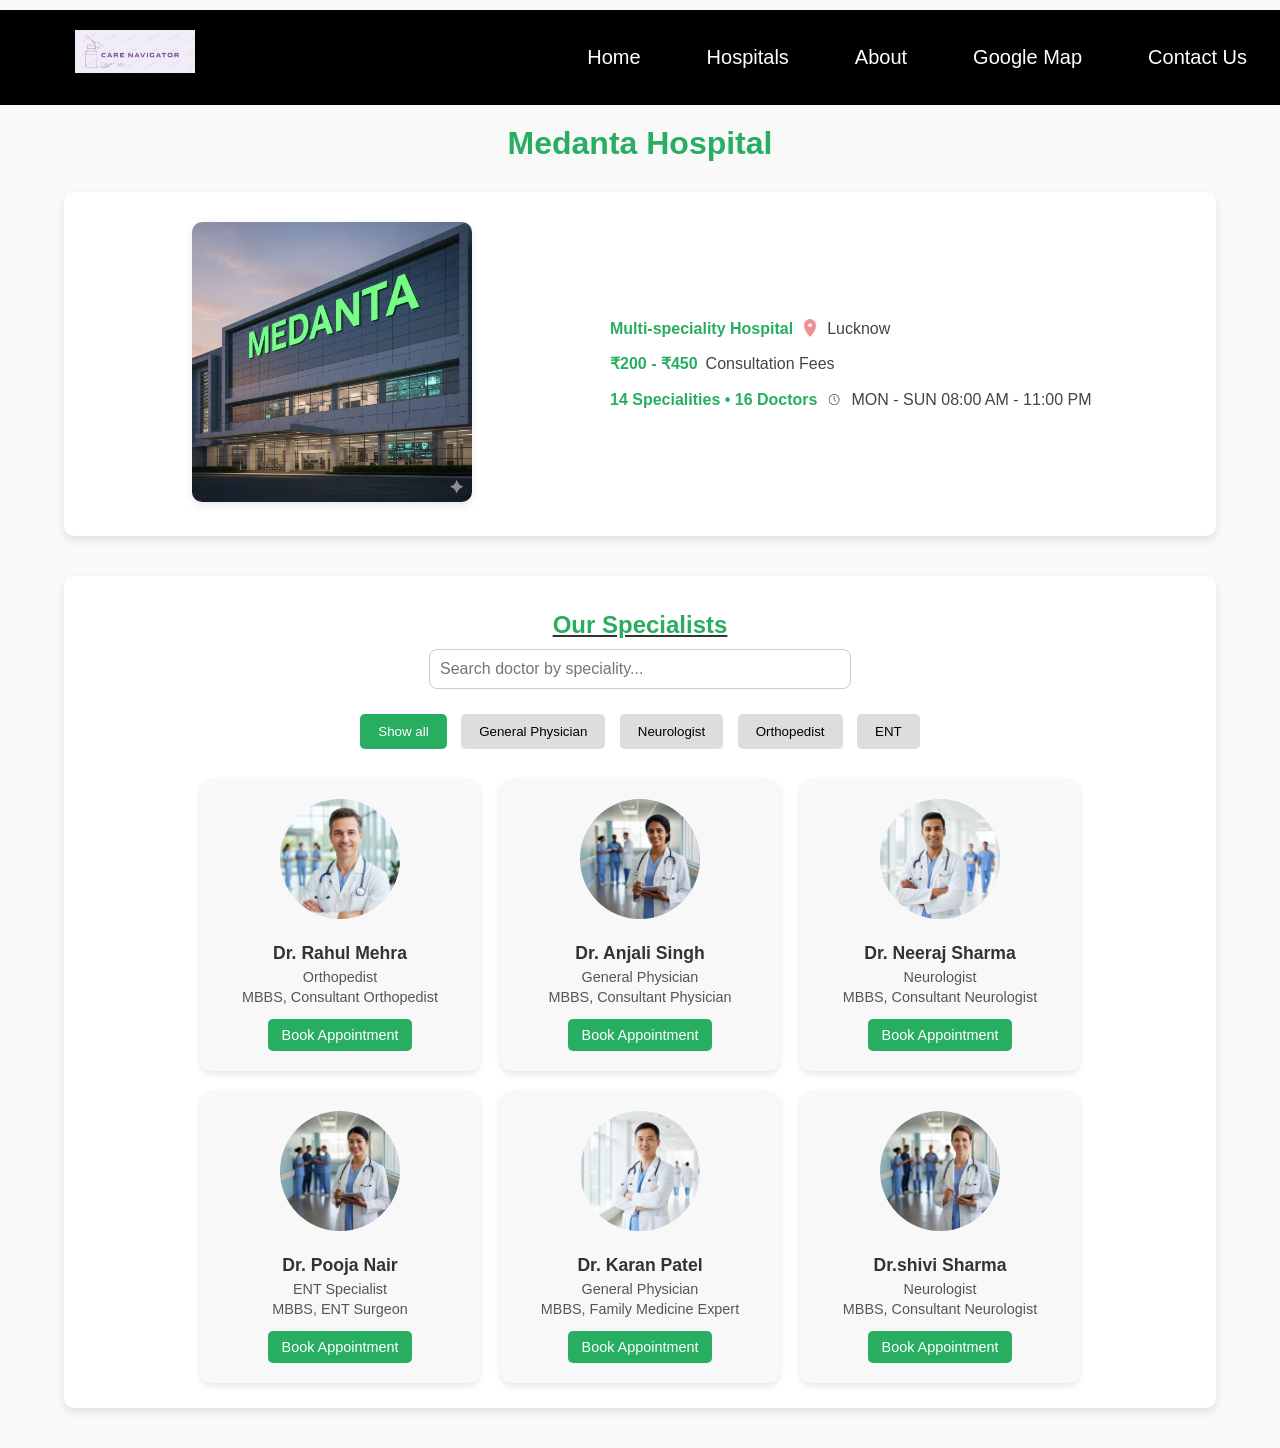
<file: frontend/medanta.html>
<!DOCTYPE html>
<html>
<head>
    <title>Hospitals</title>
    <link rel="stylesheet" href="medanta.css">
    <link rel="stylesheet" href="./style.css">
    <link rel="stylesheet" href="https://cdnjs.cloudflare.com/ajax/libs/font-awesome/5.15.1/css/all.min.css">
</head>

<body>
    <header>
        <div class="navbar">
            <div class="logo">
                <a href="index.html"><img src="../images/image.png" alt="logo"></a>
            </div>
            <div class="menus">
                <ul>
                    <li><a href="./index.html">Home</a></li>
                    <li><a href="/frontend/index.html#hospitals-section">Hospitals</a></li>
                    <li><a href="/frontend/index.html#about-section">About</a></li>
                    <li><a href="/frontend/index.html#map-section">Google Map</a></li>
                    <li><a href="/frontend/index.html#contact-section">Contact Us</a></li>
                </ul>
            </div>
        </div>
    </header>

    <center><h1>Top Hospitals</h1></center>
    <br><hr>

    <!-- ✅ Medanta Hospital Section -->
    <section class="hospital-1">
        <h1 class="hospital-title">Medanta Hospital</h1>

        <div class="hospital-layout">
            <!-- Left: Image -->
            <div class="hospital-image">
                <img src="/images/medanta.png" alt="Medanta Hospital">
            </div>

            <!-- Right: Details -->
            <div class="hospital-details">
                <p><b>Multi-speciality Hospital</b> <img src="/images/location.png" alt=""> Lucknow</p>
                <p><b>₹200 - ₹450</b> Consultation Fees</p>
                <p><b>14 Specialities • 16 Doctors</b> 
                    <img src="/images/clock.png" alt="" class="clock"> 
                    MON - SUN 08:00 AM - 11:00 PM
                </p>
            </div>
        </div>

        <!-- ✅ Specialists Section -->
        <div class="top-doctors">
            <center><u><h2>Our Specialists</h2></u></center>

            <!-- Search -->
            <div class="search-filter">
                <input type="text" id="searchInput" onkeyup="searchDoctors()" placeholder="Search doctor by speciality...">
            </div>

            <!-- Filter Buttons -->
            <div id="myBtnContainer">
                <button class="btn active" onclick="filterSelection('all')">Show all</button>
                <button class="btn" onclick="filterSelection('GP')">General Physician</button>
                <button class="btn" onclick="filterSelection('neuro')">Neurologist</button>
                <button class="btn" onclick="filterSelection('ortho')">Orthopedist</button>
                <button class="btn" onclick="filterSelection('ent')">ENT</button>
            </div>

            <!-- Doctor Cards -->
            <div class="doctor-grid">
                <div class="filterDiv ortho show">
                    <div class="doctor-card">
                        <img src="/images/dr3.png" alt="">
                        <h3>Dr. Rahul Mehra</h3>
                        <p>Orthopedist</p>
                        <p>MBBS, Consultant Orthopedist</p>
                        <a href="Appointment.html"><button class="btn-2">Book Appointment</button></a>
                    </div>
                </div>

                <div class="filterDiv GP show">
                    <div class="doctor-card">
                        <img src="/images/dr5.png" alt="">
                        <h3>Dr. Anjali Singh</h3>
                        <p>General Physician</p>
                        <p>MBBS, Consultant Physician</p>
                        <a href="Appointment.html"><button class="btn-2">Book Appointment</button></a>
                    </div>
                </div>

                <div class="filterDiv neuro show">
                    <div class="doctor-card">
                        <img src="/images/dr1.png" alt="">
                        <h3>Dr. Neeraj Sharma</h3>
                        <p>Neurologist</p>
                        <p>MBBS, Consultant Neurologist</p>
                        <a href="Appointment.html"><button class="btn-2">Book Appointment</button></a>
                    </div>
                </div>

                <div class="filterDiv ent show">
                    <div class="doctor-card">
                        <img src="/images/dr4.png" alt="">
                        <h3>Dr. Pooja Nair</h3>
                        <p>ENT Specialist</p>
                        <p>MBBS, ENT Surgeon</p>
                        <a href="Appointment.html"><button class="btn-2">Book Appointment</button></a>
                    </div>
                </div>

                <div class="filterDiv GP show">
                    <div class="doctor-card">
                        <img src="/images/dr2.png" alt="">
                        <h3>Dr. Karan Patel</h3>
                        <p>General Physician</p>
                        <p>MBBS, Family Medicine Expert</p>
                        <a href="Appointment.html"><button class="btn-2">Book Appointment</button></a>
                    </div>
                </div>



                <div class="filterDiv GP show">
                    <div class="doctor-card">
                        <img src="/images/dr6.png" alt="">
                        <h3>Dr.shivi Sharma</h3>
                        <p>Neurologist</p>
                        
                        <p>MBBS, Consultant Neurologist</p>
                        <a href="Appointment.html"><button class="btn-2">Book Appointment</button></a>
                    </div>
                </div>
            </div>
        </div>
    </section>

    <script>
        // Filter function
        function filterSelection(category) {
            let cards = document.getElementsByClassName("filterDiv");
            if (category === "all") category = "";
            for (let i = 0; i < cards.length; i++) {
                removeClass(cards[i], "show");
                if (cards[i].className.indexOf(category) > -1) addClass(cards[i], "show");
            }
        }

        function addClass(element, name) {
            let arr1 = element.className.split(" ");
            if (!arr1.includes(name)) element.className += " " + name;
        }

        function removeClass(element, name) {
            let arr1 = element.className.split(" ");
            element.className = arr1.filter(cls => cls !== name).join(" ");
        }

        // Active button highlight
        let btnContainer = document.getElementById("myBtnContainer");
        let btns = btnContainer.getElementsByClassName("btn");
        for (let i = 0; i < btns.length; i++) {
            btns[i].addEventListener("click", function() {
                let current = document.getElementsByClassName("active");
                if (current.length > 0) current[0].classList.remove("active");
                this.classList.add("active");
            });
        }

        // Search function
        function searchDoctors() {
            let input = document.getElementById("searchInput").value.toLowerCase();
            let cards = document.getElementsByClassName("filterDiv");
            for (let i = 0; i < cards.length; i++) {
                let text = cards[i].innerText.toLowerCase();
                cards[i].style.display = text.includes(input) ? "flex" : "none";
            }
        }

        // Show all on load
        window.onload = () => filterSelection("all");
    </script>
</body>
</html>
</file>
<file: frontend/index.css>
/* Global Styles */
* {
    margin: 0;
    padding: 0;
    box-sizing: border-box;
    scroll-behavior: smooth;
    font-family: 'Segoe UI', Tahoma, Geneva, Verdana, sans-serif;
    outline: none;
    border: none;
    text-decoration: none;
}

:root {
    --primary-color: #27ae60;
    --secondary-color: #444;
    --text-color: #777;
    --bg-light: #f7f7f7;
    --bg-dark: #222;
    --border: .1rem solid rgba(0, 0, 0, .2);
    --box-shadow: 0 .5rem 1rem rgba(0, 0, 0, .1);
}

html {
    font-size: 62.5%;
    overflow-x: hidden;
}

body {
    background: var(--bg-light);
    color: var(--secondary-color);
}

.section-heading {
    text-align: center;
    font-size: 3.5rem;
    color: var(--primary-color);
    margin-bottom: 0rem;
    position: relative;
    text-transform: capitalize;
}

.section-heading h1::after {
    content: '';
    display: block;
    width: 5rem;
    height: 0.3rem;
    background: var(--primary-color);
    margin: 1rem auto 0;
}



/* Header & Navbar */
header {
    width: 100%;
    position: fixed;
    top: 0;
    left: 0;
    padding: 2rem 9%;
    z-index: 100;
    background: #fff;
    box-shadow: var(--box-shadow);
}

.navbar {
    display: flex;
    justify-content: space-between;
    align-items: center;
    width: 100%;
}

.logo img {
    height: 5rem;
}

.menus ul {
    list-style: none;
    display: flex;
}

.menus ul li {
    margin-left: 2.5rem;
}

.menus ul li a {
    font-size: 1.7rem;
    color: var(--secondary-color);
    font-weight: 500;
    position: relative;
}

.menus ul li a::after {
    content: '';
    position: absolute;
    width: 0;
    height: 0.3rem;
    background: var(--primary-color);
    bottom: -0.5rem;
    left: 0;
    transition: width 0.3s ease;
}

.menus ul li a:hover::after {
    width: 100%;
}

#logoutBtn {
    cursor: pointer;
}

/* Home Section */
.page-1 {
    display: flex;
    align-items: center;
    justify-content: space-between;
    min-height: 100vh;
    padding: 2rem 9%;
    padding-top: 10rem;
    position: relative;
    overflow: hidden;
}

.social {
    position: absolute;
    left: 5rem;
    top: 50%;
    transform: translateY(-50%);
    z-index: 1;
}

.social ul {
    list-style: none;
}

.social ul li {
    margin-bottom: 2rem;
}

.social ul li a {
    color: var(--secondary-color);
    font-size: 2rem;
    transition: color 0.3s ease;
}

.social ul li a:hover {
    color: var(--primary-color);
}

.background-shapes .rectangle {
    position: absolute;
    height: 40rem;
    width: 25rem;
    background: var(--primary-color);
    right: 0;
    top: 50%;
    transform: translateY(-50%);
    z-index: -1;
    border-radius: 20rem 0 0 20rem;
    opacity: 0.8;
}

.background-shapes .circle {
    position: absolute;
    border-radius: 50%;
    background: var(--primary-color);
    opacity: 0.5;
    z-index: -1;
    height: 20rem;
    width: 20rem;
    right: 5rem;
    top: 15rem;
    /* Animation for the circle */
    animation: moveCircle 7s linear infinite alternate;
}

.background-shapes .circle-2 {
    position: absolute;
    border-radius: 50%;
    background: var(--primary-color);
    opacity: 0.5;
    z-index: -1;
    height: 10rem;
    width: 10rem;
    left: 20rem;
    top: 10rem;
    /* Animation for the second circle */
    animation: moveCircle2 5s linear infinite alternate;
}

@keyframes moveCircle {
    0% {
        transform: translate(0, 0);
    }
    100% {
        transform: translate(-50px, 50px);
    }
}

@keyframes moveCircle2 {
    0% {
        transform: translate(0, 0);
    }
    100% {
        transform: translate(30px, -30px);
    }
}

.content-wrapper {
    display: flex;
    align-items: center;
    width: 100%;
}

.leftside {
    flex: 1;
}

.leftside .content h2 {
    font-size: 6rem;
    color: var(--secondary-color);
    font-weight: 700;
    text-transform: none;
}

.leftside .content h2 .highlight {
    color: var(--primary-color);
}

.leftside .content h3 {
    font-size: 2.5rem;
    color: var(--text-color);
    margin: 2rem 0;
    text-transform: none;
}

.leftside .content .button {
    background: var(--primary-color);
    color: #fff;
    padding: 1.2rem 2.5rem;
    border-radius: 2rem;
    font-size: 1.8rem;
    cursor: pointer;
    transition: all 0.3s ease;
}

.leftside .content .button:hover {
    background: var(--secondary-color);
}

.rightside {
    flex: 1;
    display: flex;
    justify-content: flex-end;
}

.rightside img {
    height: 60rem;
    max-width: 100%;
    /* Animation for the image */
    animation: floatImage 4s ease-in-out infinite;
}

@keyframes floatImage {
    0%, 100% {
        transform: translateY(0);
    }
    50% {
        transform: translateY(-20px);
    }
}





















/* ===============================
   Hospitals Section
=================================*/

#hospitals-section {
    padding: 10rem 9% 2rem;
    background: #fff;

}

/* 2 Cards Per Row Layout */
.cities-container {
    display: grid;
    grid-template-columns: repeat(4, 1fr); /* 👈 2 boxes per row */
    gap: 3rem;
}

/* City Card */
.city-card {
    background: var(--bg-light);
    border-radius: 1rem;
    box-shadow: var(--box-shadow);
    padding: 2rem;
    text-align: center;
    transition: all 0.3s ease;
}

/* Hover Effect */
.city-card:hover {
    transform: translateY(-1rem);
    box-shadow: 0 1rem 2rem rgba(0, 0, 0, 0.15);
}

/* Image */
.city-card .city-img img {
    height: 20rem;
    width: 100%;
    object-fit: cover;
    border-radius: 0.5rem;
}

/* Content */
.city-card .city-content {
    margin-top: 2rem;
}

.city-card .city-content h2 {
    font-size: 2.5rem;
    color: var(--secondary-color);
    margin-bottom: 1rem;
}

.city-card .city-content p {
    font-size: 1.5rem;
    color: var(--text-color);
    line-height: 1.8;
}

/* Button Container */
.city-card .city-content .btn-1 {
    margin-top: 2rem;
}

/* Button Styling */
.city-card .city-content .btn-1 button {
    background: var(--primary-color);
    color: #fff;
    padding: 1rem 2.5rem;
    border-radius: 0.5rem;
    font-size: 1.6rem;
    cursor: pointer;
    border: none;
    transition: all 0.3s ease;
}

.city-card .city-content .btn-1 button:hover {
    background: var(--secondary-color);
    transform: scale(1.05);
}

/* ===============================
   Sidebar
=================================*/

.sidebar {
    position: fixed;
    right: 2rem;
    bottom: 2rem;
    z-index: 99;
}

.sidebar img {
    height: 6rem;
    width: 6rem;
    cursor: pointer;
    transition: transform 0.3s ease;
}

.sidebar img:hover {
    transform: scale(1.1);
}

/* ===============================
   Dynamic City Pages
=================================*/

.city-page {
    display: none;
    min-height: 100vh;
    padding: 10rem 9% 2rem;
    background: var(--bg-light);
}

.city-page-content {
    max-width: 80rem;
    margin: 0 auto;
    background: #fff;
    padding: 3rem;
    border-radius: 1rem;
    box-shadow: var(--box-shadow);
}

.city-page .back-btn {
    background: var(--secondary-color);
    color: #fff;
    padding: 1rem 2.5rem;
    border-radius: 0.5rem;
    font-size: 1.6rem;
    cursor: pointer;
    border: none;
    transition: background 0.3s ease;
    margin-bottom: 3rem;
}

.city-page .back-btn:hover {
    background: var(--primary-color);
}

.city-page .city-header {
    text-align: center;
    margin-bottom: 3rem;
}

.city-page .city-header h2 {
    font-size: 3.5rem;
    color: var(--primary-color);
    margin-bottom: 1rem;
}

.city-page .city-header p {
    font-size: 1.6rem;
    color: var(--text-color);
}

/* Hospital List */
.hospital-list {
    display: flex;
    flex-direction: column;
    gap: 2rem;
}

.hospital-card-detail {
    background: var(--bg-light);
    padding: 2.5rem;
    border-left: 0.5rem solid var(--primary-color);
    border-radius: 0.5rem;
    box-shadow: 0 .2rem .5rem rgba(0, 0, 0, .05);
    transition: transform 0.3s ease;
}

.hospital-card-detail:hover {
    transform: translateX(0.5rem);
}

.hospital-card-detail h3 {
    font-size: 2.2rem;
    color: var(--secondary-color);
    margin-bottom: 1rem;
}

.hospital-card-detail p {
    font-size: 1.5rem;
    color: var(--text-color);
    line-height: 1.8;
}

/* ===============================
   Responsive Design
=================================*/

@media (max-width: 768px) {
    .cities-container {
        grid-template-columns: 1fr; /* 1 box per row on mobile */
    }
}

























/* About Us Section */
#about-section {
    min-height: 100vh;
    padding: 10rem 9% 2rem;
    background: var(--bg-light);
}

.about-container {
    display: flex;
    align-items: center;
    justify-content: center;
    gap: 5rem;
    flex-wrap: wrap;
}

.about-content {
    flex: 1 1 40rem;
    display: grid;
    grid-template-columns: repeat(auto-fit, minmax(25rem, 1fr));
    gap: 2rem;
}

.about-content .box {
    background: #fff;
    border-radius: 1rem;
    box-shadow: var(--box-shadow);
    padding: 2.5rem;
    text-align: center;
    transition: transform 0.3s ease;
}

.about-content .box:hover {
    transform: translateY(-1rem);
}

.about-content .box h3 {
    font-size: 2rem;
    color: var(--secondary-color);
    margin-bottom: 1rem;
    text-transform: none;
}

.about-content .box i {
    font-size: 3.5rem;
    color: var(--primary-color);
    margin-bottom: 1.5rem;
}

.about-content .box p {
    font-size: 1.5rem;
    color: var(--text-color);
    text-transform: none;
}

.about-image {
    flex: 1 1 40rem;
    text-align: center;
}

.about-image img {
    height: 50rem;
    max-width: 100%;
}

/* Counter & Contact Section */
#contact-section {
    min-height: 100vh;
    padding: 10rem 9% 2rem;
    background: #fff;
}

.counter-container {
    padding: 2rem 0;
}

.counter-container .box-container {
    display: flex;
    justify-content: center;
    flex-wrap: wrap;
    gap: 3rem;
    margin-bottom: 5rem;
}

.counter-container .box-container .box {
    background: var(--bg-light);
    border-radius: 1rem;
    box-shadow: var(--box-shadow);
    padding: 3rem;
    text-align: center;
    flex: 1 1 20rem;
}

.counter-container .box-container .box i {
    font-size: 4rem;
    color: var(--primary-color);
    margin-bottom: 1rem;
}

.counter-container .box-container .box span {
    font-size: 4rem;
    color: var(--secondary-color);
    font-weight: 700;
    display: block;
}

.counter-container .box-container .box h3 {
    font-size: 1.8rem;
    color: var(--text-color);
    margin-top: 1rem;
    text-transform: none;
}

.contacts-form {
    padding: 2rem 9%;
    text-align: center;
}

.contacts-form form {
    background: var(--bg-light);
    border-radius: 1rem;
    box-shadow: var(--box-shadow);
    padding: 3rem;
    max-width: 70rem;
    margin: 0 auto;
}

.contacts-form form .inputBox {
    display: flex;
    justify-content: space-between;
    gap: 2rem;
    margin-bottom: 2rem;
}

.contacts-form form .inputBox input,
.contacts-form form .inputBox select,
.contacts-form form textarea {
    width: 100%;
    padding: 1.2rem;
    font-size: 1.6rem;
    color: var(--secondary-color);
    border: var(--border);
    border-radius: 0.5rem;
    background: #fff;
}

.contacts-form form textarea {
    resize: none;
    height: 15rem;
    margin-bottom: 2rem;
}

.contacts-form form .btn-1 button {
    background: var(--primary-color);
    color: #fff;
    padding: 1.2rem 3rem;
    border-radius: 0.5rem;
    font-size: 1.8rem;
    cursor: pointer;
    transition: background 0.3s ease;
}

.contacts-form form .btn-1 button:hover {
    background: var(--secondary-color);
}

/* Footer Section */
#footer-section {
    background: var(--bg-dark);
    padding: 5rem 9% 2rem;
    color: #fff;
}

footer .row {
    display: flex;
    flex-wrap: wrap;
    justify-content: space-between;
    gap: 2rem;
    margin-bottom: 4rem;
}

footer .col {
    flex: 1 1 25rem;
}

.footer-logo {
    height: 5rem;
    filter: invert(100%);
}

footer .col h3 {
    font-size: 2rem;
    margin-bottom: 1.5rem;
}

footer .col p,
footer .col ul li {
    font-size: 1.5rem;
    color: #ccc;
    line-height: 1.8;
}

footer .col ul {
    list-style: none;
}

footer .col ul li a {
    color: #ccc;
    transition: color 0.3s ease;
}

footer .col ul li a:hover {
    color: var(--primary-color);
}

.social-icon {
    margin-top: 2rem;
    display: flex;
    gap: 1.5rem;
}

.social-icon img {
    height: 3rem;
    width: 3rem;
    filter: invert(100%);
    transition: transform 0.3s ease;
}

.social-icon img:hover {
    transform: scale(1.1);
}

.footer-bottom {
    text-align: center;
    border-top: 1px solid #444;
    padding-top: 2rem;
}

.footer-bottom p {
    font-size: 1.4rem;
    color: #ccc;
}

/* Responsive Styles */
@media (max-width: 991px) {
    html {
        font-size: 55%;
    }

    header {
        padding: 2rem;
    }

    .page-1 {
        flex-direction: column-reverse;
        padding-top: 15rem;
        min-height: auto;
    }

    .leftside {
        text-align: center;
    }

    .leftside .content {
        margin-top: 5rem;
    }

    .rightside img {
        height: 40rem;
    }
}

@media (max-width: 768px) {
    .navbar .menus {
        display: none;
    }

    .navbar .logo {
        width: 100%;
        text-align: center;
    }

    .about-container {
        flex-direction: column;
    }

    .about-image img {
        height: 30rem;
    }

    .contacts-form form .inputBox {
        flex-direction: column;
    }

    footer .row {
        flex-direction: column;
        align-items: center;
        text-align: center;
    }

    footer .col {
        margin-bottom: 3rem;
    }
}

@media (max-width: 450px) {
    html {
        font-size: 50%;
    }
}
</file>
<file: frontend/style.css>
/* Navbar starts here */
.navbar
{
    background-color: black;
    display: flex;
    justify-content: space-between;
    position: absolute;
    z-index: 5;
    width: 100%;
    font-family: 'Segoe UI', Tahoma, Geneva, Verdana, sans-serif;
}
.navbar .logo
{
    margin-top: 20px;
    margin-left: 75px;
}
.navbar .logo img
{
    width: 120px;
}
.navbar ul
{
    display: flex;
    list-style: none;
}
.navbar ul li
{
    /* width: 120px; */
    margin: 10px;
    padding: 10px;
    font-size: 20px;
}

.navbar ul a
{
    text-decoration: none;
    color: #fff;
    padding: 3px 13px;
}

.navbar .menus ul li a:hover
{
    border-radius: 25px;
    color: black;
    background-color: white;
}

.navbar .menus ul li .subMenu-1
{
    display: none;
}
.navbar .menus ul li:hover .subMenu-1
{
    display: block;
    position: absolute;
    background: black;

    margin-top: 10px;
    margin-left: 10px;
}
.navbar .menus ul li:hover .subMenu-1 ul
{
    display: block;
}

.navbar .menus ul li:hover .subMenu-1 ul li
{
    width: 100px;
    padding: 10px;
    border-bottom: 1px dotted #fff;
    background: transparent;
    border-radius: 0;
}

.navbar .menus ul li:hover .subMenu-1 ul li :last-child
{
    border-bottom: none;
}

.navbar .menus ul li:hover .subMenu-1 ul li a:hover
{
    background: none;
    color: seagreen;
}





.navbar .menus ul li .subMenu-1 .subMenu-2
{
    display: none;
}
.navbar .menus .subMenu-1 ul li:hover .subMenu-2
{
    display: block;
    position: absolute;
    background: black;

    margin-top: -40px;
    margin-left: 120px;
}
.navbar .menus .subMenu-1 ul li:hover .subMenu-2 ul li
{
    width: 140px;
    padding: 10px;
    border-bottom: 1px dotted #fff;
    background: transparent;
    border-radius: 0;
}
/* Navbar ends here */

.btn-1 button {
    border-radius: 5px;
    padding: 17px;
    margin-top: 10px;
    margin-bottom: 10px;
    background-color: #295366;
    color: white;
    border: none;
    cursor: pointer;
    padding-top: 7px;
    padding-bottom: 7px;
    font-size: 15px;
}
.btn-1 button a
{
    text-decoration: none;
    color: white;
}


/* counter section starts here */

#counter
{
    height: 100vh;
}
#counter .box-container{
    display: flex;
    justify-content: center;
    flex-wrap: wrap;
    padding:1rem 0;
  }
  
  #counter .box-container .box{
    margin:2rem 3rem;
    text-align: center;
  }
  
  #counter .box-container .box i{
    color:#0188DF;
    font-size: 4rem;
  }
  
  #counter .box-container .box span{
    color:#354046;
    font-size: 1.5rem;
    display: block;
    padding:1rem 0;
  }
  
  #counter .box-container .box h3{
    color:#666;
  }
/* counter section ends here */




.contacts{
    background:#354046;
  }
  
  .contact .heading{
    color:#fff;
  }
  
  .contacts form{
    text-align: center;
    padding-left: 350px;
    padding-right: 350px;
  }
  
  .contacts form .inputBox{
    display: flex;
    justify-content: space-between;
    flex-wrap: wrap;
  }
  
  .contacts form .inputBox input, select{
    height: 3rem;
    width:49%;
    padding:0 1rem;
    margin:0.3rem 0;
    font-size: 1.2rem;
    color:#354046;
  }
  
  .contacts form textarea{
    height:14rem;
    resize: none;
    padding:1rem;
    font-size: 1.2rem;
    width: 100%;
  }








/* review page starts here */
/* Review Page Starts Here */
.review {
  background: url(../images/customercare.png), linear-gradient(#354046, #354046);
  background-size: cover;
  background-position: center;
  background-blend-mode: multiply;
  text-align: center;
  padding: 50px 0;
}

/* Review Section Heading */
.review-heading {
  text-align: center;
  padding: 10px;
  font-size: 47px;
  color: white;
}

/* Container for Review Boxes */
.review .box-container {
  display: flex;
  justify-content: space-between;
  flex-wrap: nowrap;  /* Keeps all boxes in one row */
  overflow-x: auto; /* Enables horizontal scrolling if needed */
  padding-bottom: 5rem;
  gap: 1rem; /* Adds spacing between review boxes */
}

/* Individual Review Box */
.review .box-container .box {
  background: white;
  width: 18rem; /* Fixed width for each review box */
  padding: 1.5rem;
  padding-bottom: 3rem; /* Adds extra space to prevent overlap */
  position: relative;
  border-radius: 8px;
  box-shadow: 0px 4px 8px rgba(0, 0, 0, 0.2);
}

/* User Profile Image in Review Box */
.review .box-container .box img {
  position: absolute;
  bottom: -3rem; /* Moves the image further down */
  left: 50%; 
  transform: translateX(-50%);
  height: 5rem;
  width: 5rem;
  border-radius: 50%;
  object-fit: cover;
}

/* Review Text */
.review .box-container .box p {
  font-size: 1rem;
  color: #333;
  padding-bottom: 15px;
}

/* Reviewer Name */
.review .box-container .box h3 {
  text-align: center;
  color: #0188df;
  margin-bottom: 0.5rem; /* Adds spacing between name and date */
}

/* Review Date */
.review .box-container .box span {
  text-align: center;
  color: #555;
  display: block;
  font-size: 0.9rem;
}

/* Triangle Effect Below Review Box */
.review .box-container .box::before {
  content: '';
  position: absolute;
  bottom: -1rem; 
  left: 50%;
  transform: translateX(-50%) rotate(45deg);
  height: 2rem;
  width: 2rem;
  background: white;
}

/* Review Page Ends Here */


/* Review Page Ends Here */


/* review page ends here */


#footer-section
{
    height: 100vh;
    /* position: relative; */
    background-image: linear-gradient( 135deg, #81FFEF 10%, #F067B4 100%);
    z-index: 1;
}
.footer-page
{
    /* position: relative; */
    background: black;
}
#footer-page h1
{
    text-align: center;
    font-size: 46px;
    text-align: center;
    font-family: sans-serif;
    padding-top: 8px;
    color: #262626;
}
.footer-back
{
    display: flex;
    color: white;
    margin-left: 308px;
}
.footer-back a
{
    text-decoration: none;
}
.Developer
{
    text-align: center;
    font-family: 'Segoe UI', Tahoma, Geneva, Verdana, sans-serif;
    margin-left: 50px;
    margin-right: 50px;
    margin-top: 17px;
    background: rgb(244, 241, 241);
    color: black;
    width: 203px;
    border-radius: 10px;
    padding-bottom: 14px;
    
    cursor: pointer;
}
.Developer:hover
{
    transform: translateY(-10px);
}
.Developer img
{
    border-radius: 192px;
    width: 162px;
    height: 200px;
    margin-top: 7px;
    /* padding-left: 60px;
    padding-right: 60px;
    padding-top: 23px;
    padding-bottom: 23px; */
}
.Developer h2
{
    font-size: 27px;
}
.Developer h3
{
    font-size: 23px;
    padding-bottom: 3px;
}
.Developer h5
{
    font-size: 17px;
}


/* Footer Section */
#footer-section {
    background: linear-gradient(to right, #79e1df, #d78eb7);
    padding: 40px 0;
    width: 100%;
    height: 20px;;
}

/* Footer Container */
footer {
    max-width: 1200px;
    margin: 0 auto;
    padding: 20px;
    text-align: center;
}

/* Footer Rows */
.row {
    display: flex;
    flex-wrap: wrap;
    justify-content: space-between;
    align-items: flex-start;
}

/* Footer Columns */
.col {
    flex: 1;
    min-width: 250px;
    margin: 20px;
}

/* Footer Logo */
.footer-logo {
    max-width: 180px;
    margin-bottom: 15px;
}

/* Footer Links */
.col h3 {
    font-size: 18px;
    color:rgb(12, 39, 13);
    margin-bottom: 15px;
}

.col ul {
    list-style: none;
    padding: 0;
}

.col ul li {
    margin: 8px 0;
}

.col ul li a {
    text-decoration: none;
    color: rgba(39, 4, 62, 0.7);
    transition: color 0.3s;
}

.col ul li a:hover {
    color: rgb(243, 89, 89);
}

/* Contact Info */
.col ul li strong {
    color: rgb(12, 22, 109);
}

/* Social Media Icons */
.social-icon {
    display: flex;
    justify-content: center;
    gap: 20px;
    margin-top: 10px;
}

.social-icon img {
    width: 40px;
    height: 40px;
    transition: transform 0.3s ease-in-out;
}

.social-icon img:hover {
    transform: scale(1.1);
}

/* Footer Bottom */
.footer-bottom {
    text-align: center;
    margin-top: 30px;
    color: rgb(11, 26, 5);
    font-size: 20px;
}

/* Responsive Design */
@media (max-width: 768px) {
    .row {
        flex-direction: column;
        text-align: center;
    }

    .social-icon {
        justify-content: center;
    }
}
</file>
<file: frontend/Appointment.css>
body{
    background-color:  #dee7e6;
}

.Appoin{
    padding-top: 80px;
    display: flex;
    margin-left: 230px;
    font-size: 20px;
    line-height: 37px;

}
.images img
{
    width: 87px;
    padding: 0px 5px;
    cursor: pointer;
}
.img img
{
    width: 150px;
    padding-top: 10px;
}
.doc-details
{
    padding-left: 50px;
}
.star img
{
  width: 19px;
}
.star p
{
    margin-top: -15px;
}
.location img
{
    width: 15px;
}
.success
{
    padding-left: 325px;
}

.where
{
    padding-top: 80px;
    background: #F6E8E8;
    padding-left: 74px;
    padding-bottom: 12px;
}
.where div
{
    cursor: pointer;
}

.con img
{
    border: 1px solid black;
    margin: 3px;
    height: 21px;
    width: 21px;
    padding: 5px;
    cursor: pointer;
    margin-left: -2px;
}
.con img:hover{
    transform: translateY(-2px);
    border-color: blue;
}
.btn-2
{
    border-radius: 5px;
    padding: 8px;
    margin-top: 5px;
    margin-bottom: 10px;
    background-color: #295366;
    color: white;
    border: none;
    cursor: pointer;
    padding-top: 7px;
    padding-bottom: 7px;
    font-size: 15px;
}
.row
{
    margin-left: 230px;
}
</file>
<file: frontend/auth.css>
/* Body and container */
html, body {
  display: flex;
  justify-content: center;
  align-items: center;
  height: 100vh;
  font-family: Arial, sans-serif;
  background: url('https://img.freepik.com/free-vector/clean-medical-background_53876-116875.jpg') no-repeat center center/cover;
  margin: 0;
}

.auth-container {
  background: rgba(255,255,255,0.2);
  backdrop-filter: blur(10px);
  padding: 30px;
  border-radius: 12px;
  width: 350px;
  box-shadow: 0 0 20px rgba(0,0,0,0.2);
  text-align: center;
  transition: all 0.5s ease;
}

/* Tabs */
.tabs {
  display: flex;
  justify-content: space-around;
  margin-bottom: 20px;
}

.tabs button {
  flex: 1;
  padding: 10px;
  background: none;
  border: none;
  font-size: 16px;
  cursor: pointer;
  transition: color 0.3s, border-bottom 0.3s;
}

.tabs .active {
  border-bottom: 3px solid #1c736f;
  font-weight: bold;
  color: #1c736f;
}

/* Forms */
.form {
  display: none;
  flex-direction: column;
  opacity: 0;
  transform: translateY(-20px);
  transition: opacity 0.5s ease, transform 0.5s ease;
}

.form.active {
  display: flex;
  opacity: 1;
  transform: translateY(0);
}

.form input {
  margin: 10px 0;
  padding: 10px;
  border-radius: 6px;
  border: 1px solid #ccc;
  transition: border 0.3s, box-shadow 0.3s;
}

.form input:focus {
  border-color: #1c736f;
  box-shadow: 0 0 5px rgba(28,115,111,0.5);
  outline: none;
}

/* Buttons */
.btn {
  background: #1c736f;
  color: white;
  padding: 10px;
  border: none;
  border-radius: 6px;
  cursor: pointer;
  transition: background 0.3s, transform 0.2s;
}

.btn:hover {
  background: #155448;
  transform: scale(1.05);
}

/* Shake animation for incorrect login */
@keyframes shake {
  0% { transform: translateX(0); }
  20% { transform: translateX(-10px); }
  40% { transform: translateX(10px); }
  60% { transform: translateX(-10px); }
  80% { transform: translateX(10px); }
  100% { transform: translateX(0); }
}

.form.shake {
  animation: shake 0.5s;
}

/* Optional: fade-in container on page load */
.auth-container.fade-in {
  opacity: 0;
  transform: translateY(-20px);
  animation: fadeInContainer 0.6s forwards;
}

@keyframes fadeInContainer {
  to {
    opacity: 1;
    transform: translateY(0);
  }
}
</file>
<file: frontend/lucknow.css>
body{
    background-color: #dee7e6;
}

.hospital-1
{
    display: flex;
    margin-bottom: 15px;
}
.hospital-1 .img
{
    margin-right: 30px;
    margin-left: 20px;
}
.hospital-1 .img img
{
    width: 360px;
    /* border: 2px solid black; */
    border-radius: 10px;
    margin-top: 8px;
}
.hospital-1 .content{
}
.hospital-1 .content img
{
    width: 15px;
}
.hospital-1 .content .top-doctors
{
    display: flex;
}
.hospital-1 .content .hospital-location img
{
    width: 15px;
}
.hospital-1 .content p, pre
{
    margin: 2px;
}
.hospital-1 .content b
{
    font-weight: 500;
}
.hospital-1 .content .top-doctors .dr-1
{
    margin-top: 20px;
    margin-right: 20px;
    padding: 10px;
}
.hospital-1 .content .dr-1
{
    display: flex;
    border: 1px solid #e3d6d6;
    border-radius: 10px;

    height: 110px;
    width: 264px;
    cursor: pointer;
}
.hospital-1 .content .dr-1:hover
{
    border-color: #199FD9;
}
.hospital-1 .content .dr-1 .dr-1-content .dr-name
{
    color: black;
}
.hospital-1 .content .dr-1 .dr-1-content
{
    padding-top: 20px;
}
.hospital-1 .content .dr-1 .dr-1-content p
{
    color: grey;
}
.hospital-1 .content .dr-1 img
{
    width: 50px;
    border-radius: 100px;

    padding-left: 10px;
    padding-top: 28px;
    padding-right: 20px;
}
.hospital-1 .content .ratings
{
    display: flex;
    padding: 12px;
    padding-top: 40px;
}
.hospital-1 .content .ratings img
{
    width: 35px;
}
.hospital-1 .content .ratings .ratings-content
{
    margin-top: 13px;
}
.hospital-1 .content .ratings .ratings-content button
{
    border-radius: 5px;
    padding: 5px;
    margin-top: 18px;
    margin-left: -22px;
    background-color: #199FD9;
    color: white;
    border: none;
    cursor: pointer;
    padding-top: 7px;
    padding-bottom: 7px;
}



#myBtnContainer
{
    display: flex;
    align-items: center;
    justify-content: center;
}

.filterDiv {
    float: left;
    width: 265px;
    text-align: center;
    margin: 10px;
    display: none;
    border: 1px solid black;
    border-radius: 10px;
    padding: 8px;
}
.filterDiv .dr-1-img img
{
    border-radius: 100px;
    width: 50px;
}

.show {
  display: block;
}

.container {
  margin-top: 20px;
  overflow: hidden;
}

/* Style the buttons */
.btn {
  border: none;
  outline: none;
  padding: 12px 16px;
  background-color: #f1f1f1;
  cursor: pointer;
}

.btn:hover {
  background-color: #ddd;
}

.btn.active {
  background-color: #666;
  color: white;
}



/* --------- */

.filterDiv {
  display: none;
}

.show {
  display: block;
}
</file>
<file: frontend/medanta.css>
/* ===== Global Styles ===== */
body {
    font-family: 'Segoe UI', Tahoma, Geneva, Verdana, sans-serif;
    color: #333;
    margin: 0;
    padding: 0;
    background-color: #f9f9f9;
}

h1, h2, h3 {
    color: #27ae60;
    margin: 10px 0;
}

/* ===== Hospital Container ===== */
.hospital-1 {
    width: 90%;
    max-width: 1200px;
    margin: 40px auto;
}

/* ===== Hospital Title ===== */
.hospital-title {
    text-align: center;
    font-size: 2rem;
    font-weight: 600;
    color: #27ae60;
    margin-bottom: 30px;
}

/* ===== Flex Layout: Image Left, Details Right ===== */
.hospital-layout {
    display: flex;
    flex-wrap: wrap;
    align-items: center;
    justify-content: center;
    gap: 40px;
    background: #fff;
    border-radius: 10px;
    box-shadow: 0 4px 8px rgba(0,0,0,0.1);
    padding: 30px;
    margin-bottom: 40px;
}

/* Left Side Image */
.hospital-image {
    flex: 1 1 300px;
    text-align: center;
}

.hospital-image img {
    width: 280px;
    border-radius: 10px;
    box-shadow: 0 3px 8px rgba(0,0,0,0.1);
}

/* Right Side Details */
.hospital-details {
    flex: 1 1 400px;
    font-size: 1rem;
    line-height: 1.6;
}

.hospital-details p {
    margin: 10px 0;
    display: flex;
    align-items: center;
    gap: 8px;
    color: #444;
}

.hospital-details b {
    color: #27ae60;
}

.hospital-details img {
    width: 18px;
    height: 18px;
}

/* ===== Specialists Section ===== */
.top-doctors {
    background: #fff;
    padding: 25px;
    border-radius: 10px;
    box-shadow: 0 4px 8px rgba(0,0,0,0.1);
}

/* Search Bar */
.search-filter {
    text-align: center;
    margin-bottom: 20px;
}

.search-filter input {
    width: 60%;
    max-width: 400px;
    padding: 10px;
    font-size: 1rem;
    border-radius: 8px;
    border: 1px solid #ccc;
    outline: none;
}

.search-filter input:focus {
    border-color: #27ae60;
}

/* Filter Buttons */
#myBtnContainer {
    text-align: center;
    margin-bottom: 25px;
}

.btn {
    border: none;
    outline: none;
    padding: 10px 18px;
    margin: 5px;
    cursor: pointer;
    border-radius: 5px;
    background-color: #ddd;
    transition: all 0.3s ease;
}

.btn:hover {
    background-color: #bbb;
}

.btn.active {
    background-color: #27ae60;
    color: #fff;
}

/* Doctor Grid */
.doctor-grid {
    display: flex;
    flex-wrap: wrap;
    justify-content: center;
    gap: 20px;
}

.filterDiv {
    display: none;
}

.filterDiv.show {
    display: flex;
    justify-content: center;
}

/* Doctor Card */
.doctor-card {
    background-color: #f8f8f8;
    border-radius: 12px;
    box-shadow: 0 3px 6px rgba(0,0,0,0.1);
    width: 250px;
    text-align: center;
    padding: 20px 15px;
    transition: transform 0.3s ease, box-shadow 0.3s ease;
}

.doctor-card:hover {
    transform: translateY(-5px);
    box-shadow: 0 6px 12px rgba(0,0,0,0.15);
}

.doctor-card img {
    width: 120px;
    height: 120px;
    border-radius: 50%;
    object-fit: cover;
    margin-bottom: 10px;
}

.doctor-card h3 {
    font-size: 1.1rem;
    color: #333;
    margin: 10px 0 5px 0;
}

.doctor-card p {
    font-size: 0.9rem;
    color: #555;
    margin: 4px 0;
}

/* Book Button */
.btn-2 {
    padding: 8px 14px;
    margin-top: 10px;
    border-radius: 5px;
    background-color: #27ae60;
    color: #fff;
    border: none;
    cursor: pointer;
    font-size: 0.9rem;
    transition: background-color 0.3s ease;
}

.btn-2:hover {
    background-color: #219150;
}

/* ===== Responsive ===== */
@media (max-width: 768px) {
    .hospital-layout {
        flex-direction: column;
        text-align: center;
    }

    .hospital-details p {
        justify-content: center;
    }

    .hospital-image img {
        width: 70%;
        margin-bottom: 20px;
    }

    .doctor-card {
        width: 80%;
    }

    .search-filter input {
        width: 80%;
    }
}

@media (max-width: 480px) {
    .doctor-card {
        width: 95%;
        padding: 15px;
    }

    .btn {
        padding: 8px 12px;
        font-size: 0.9rem;
    }
}
</file>
